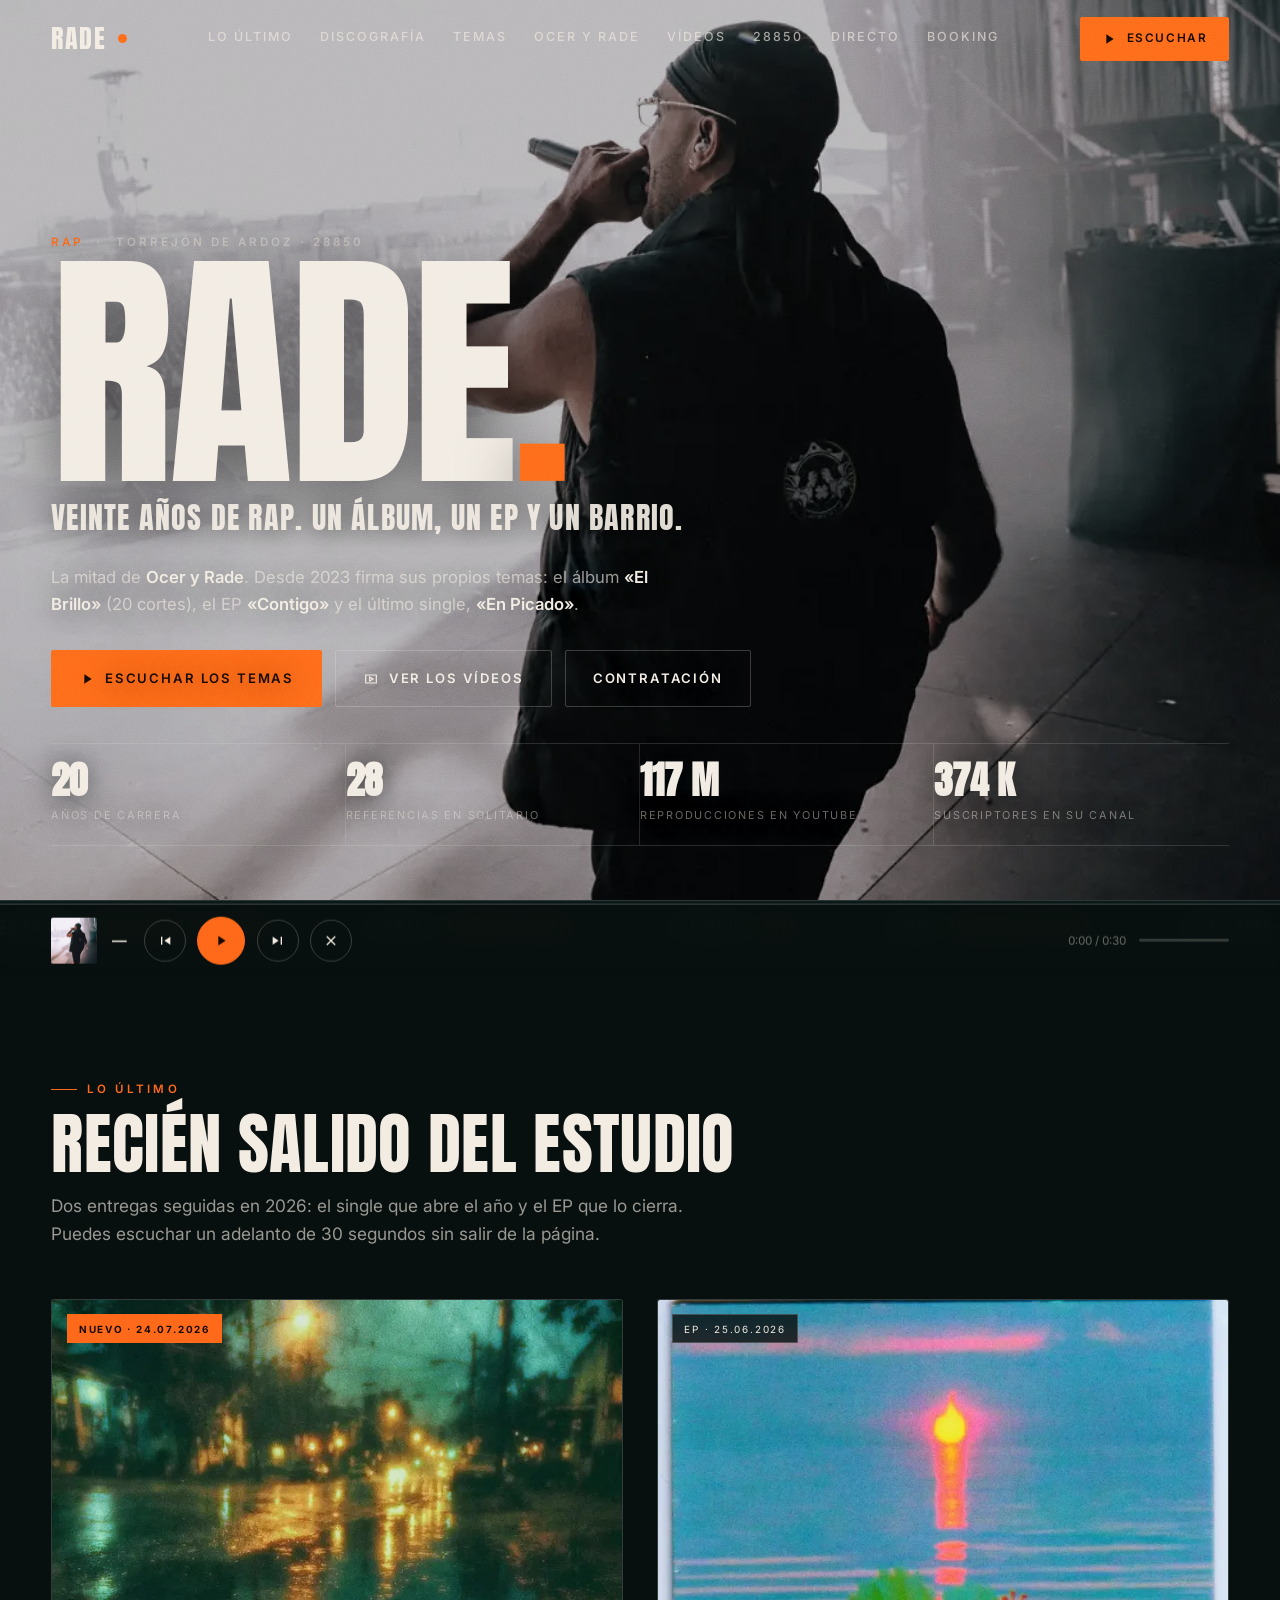
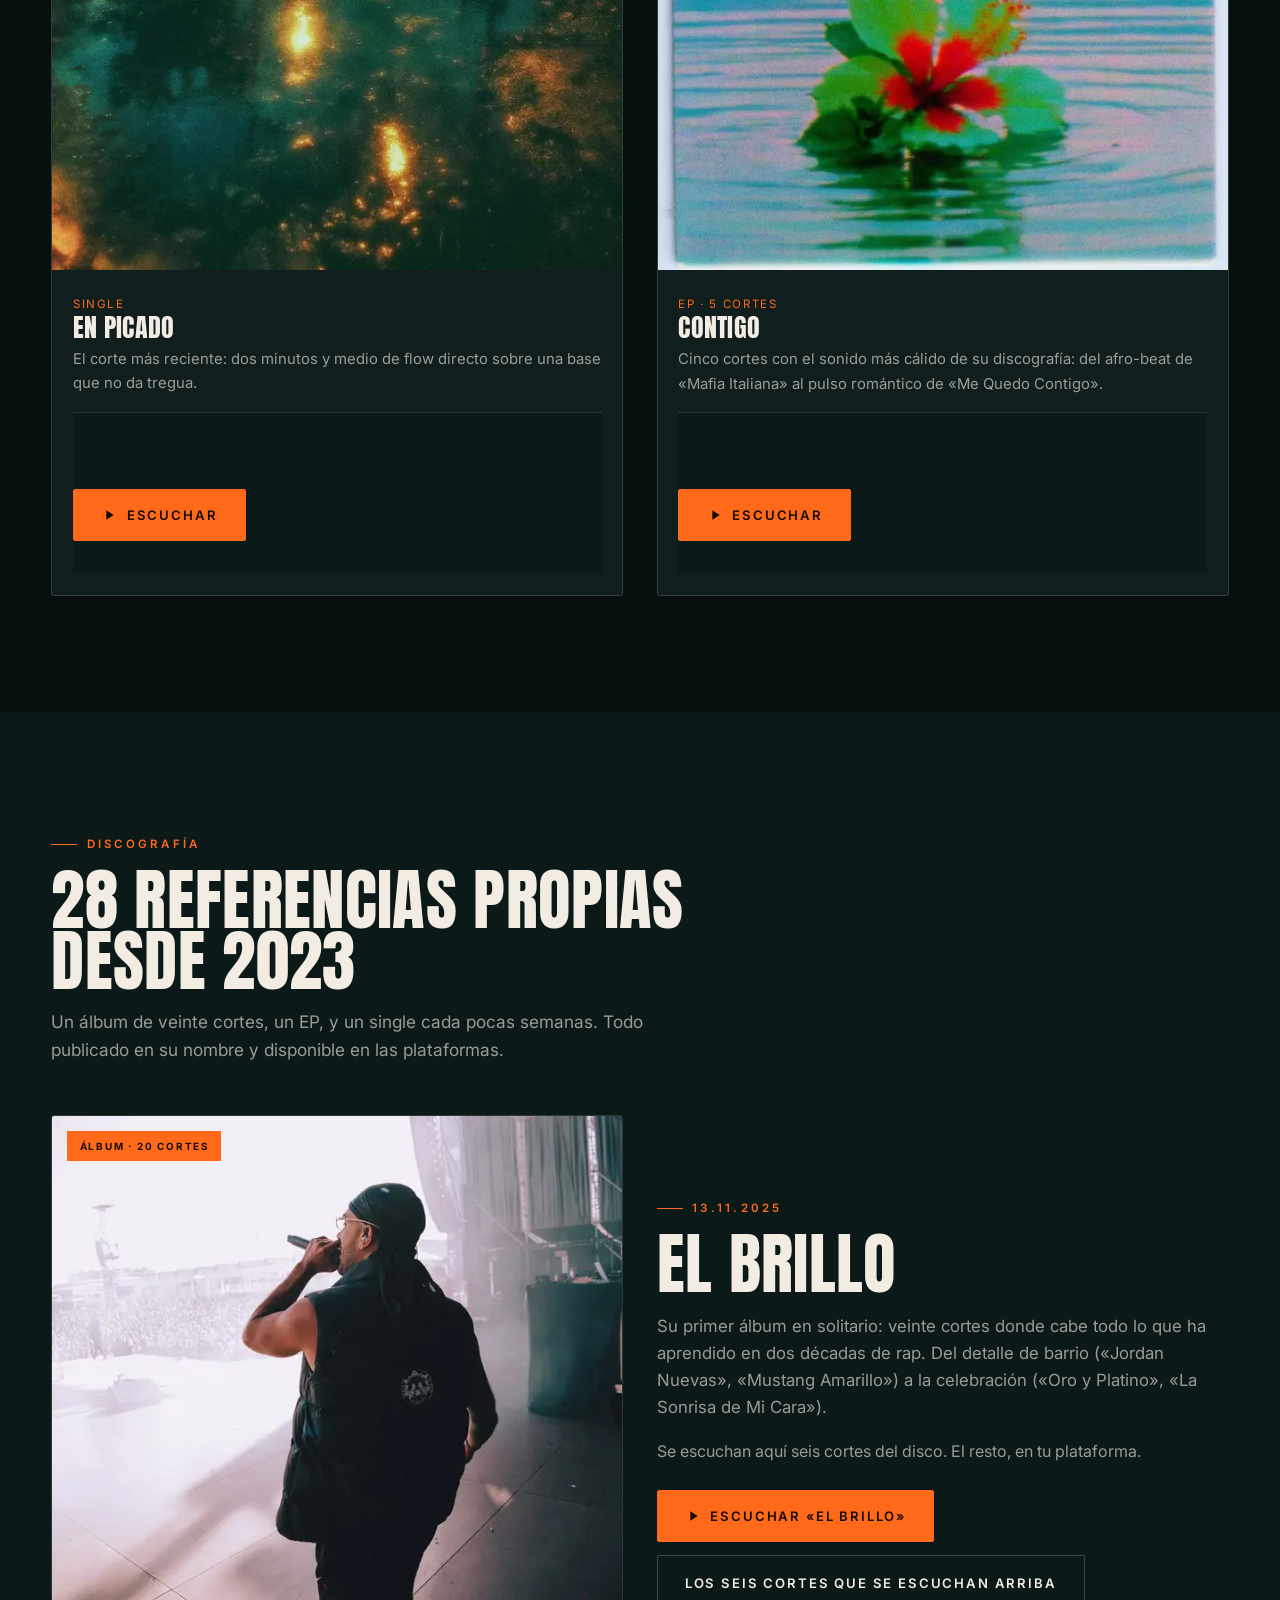
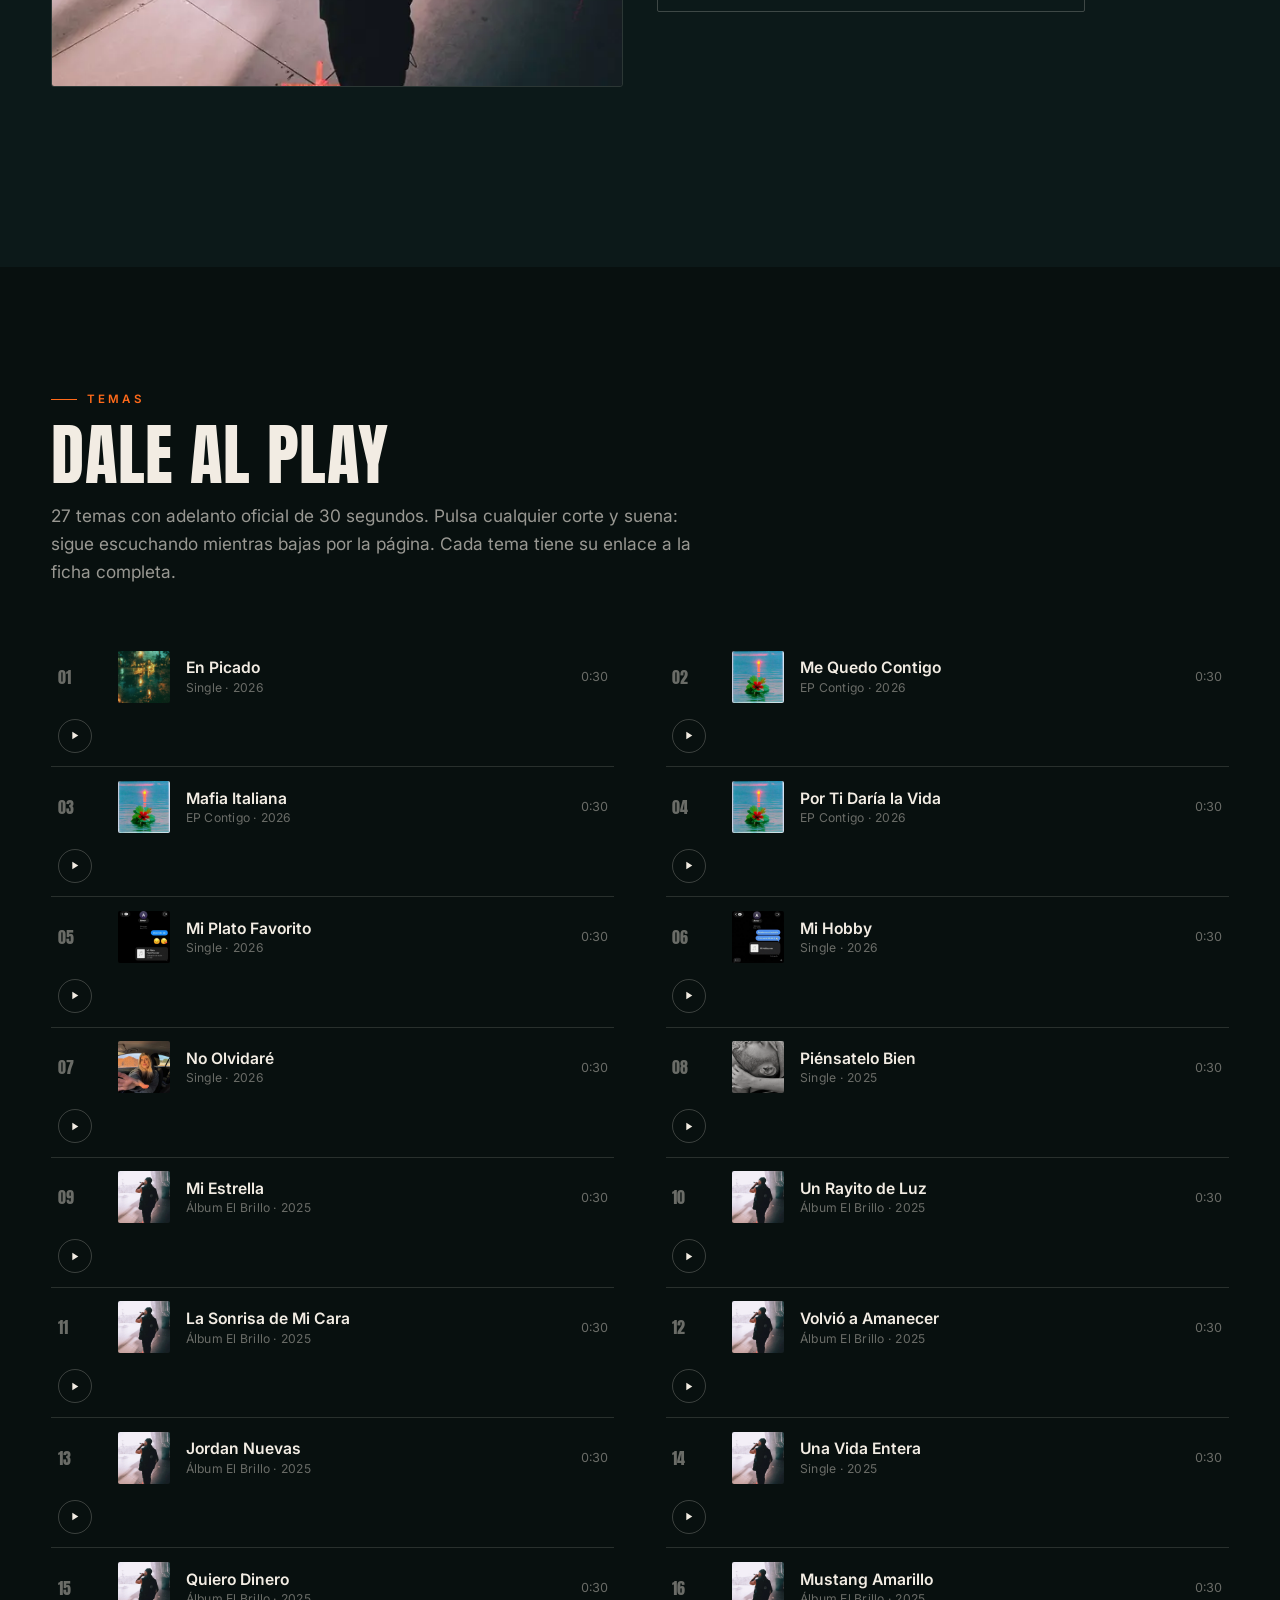
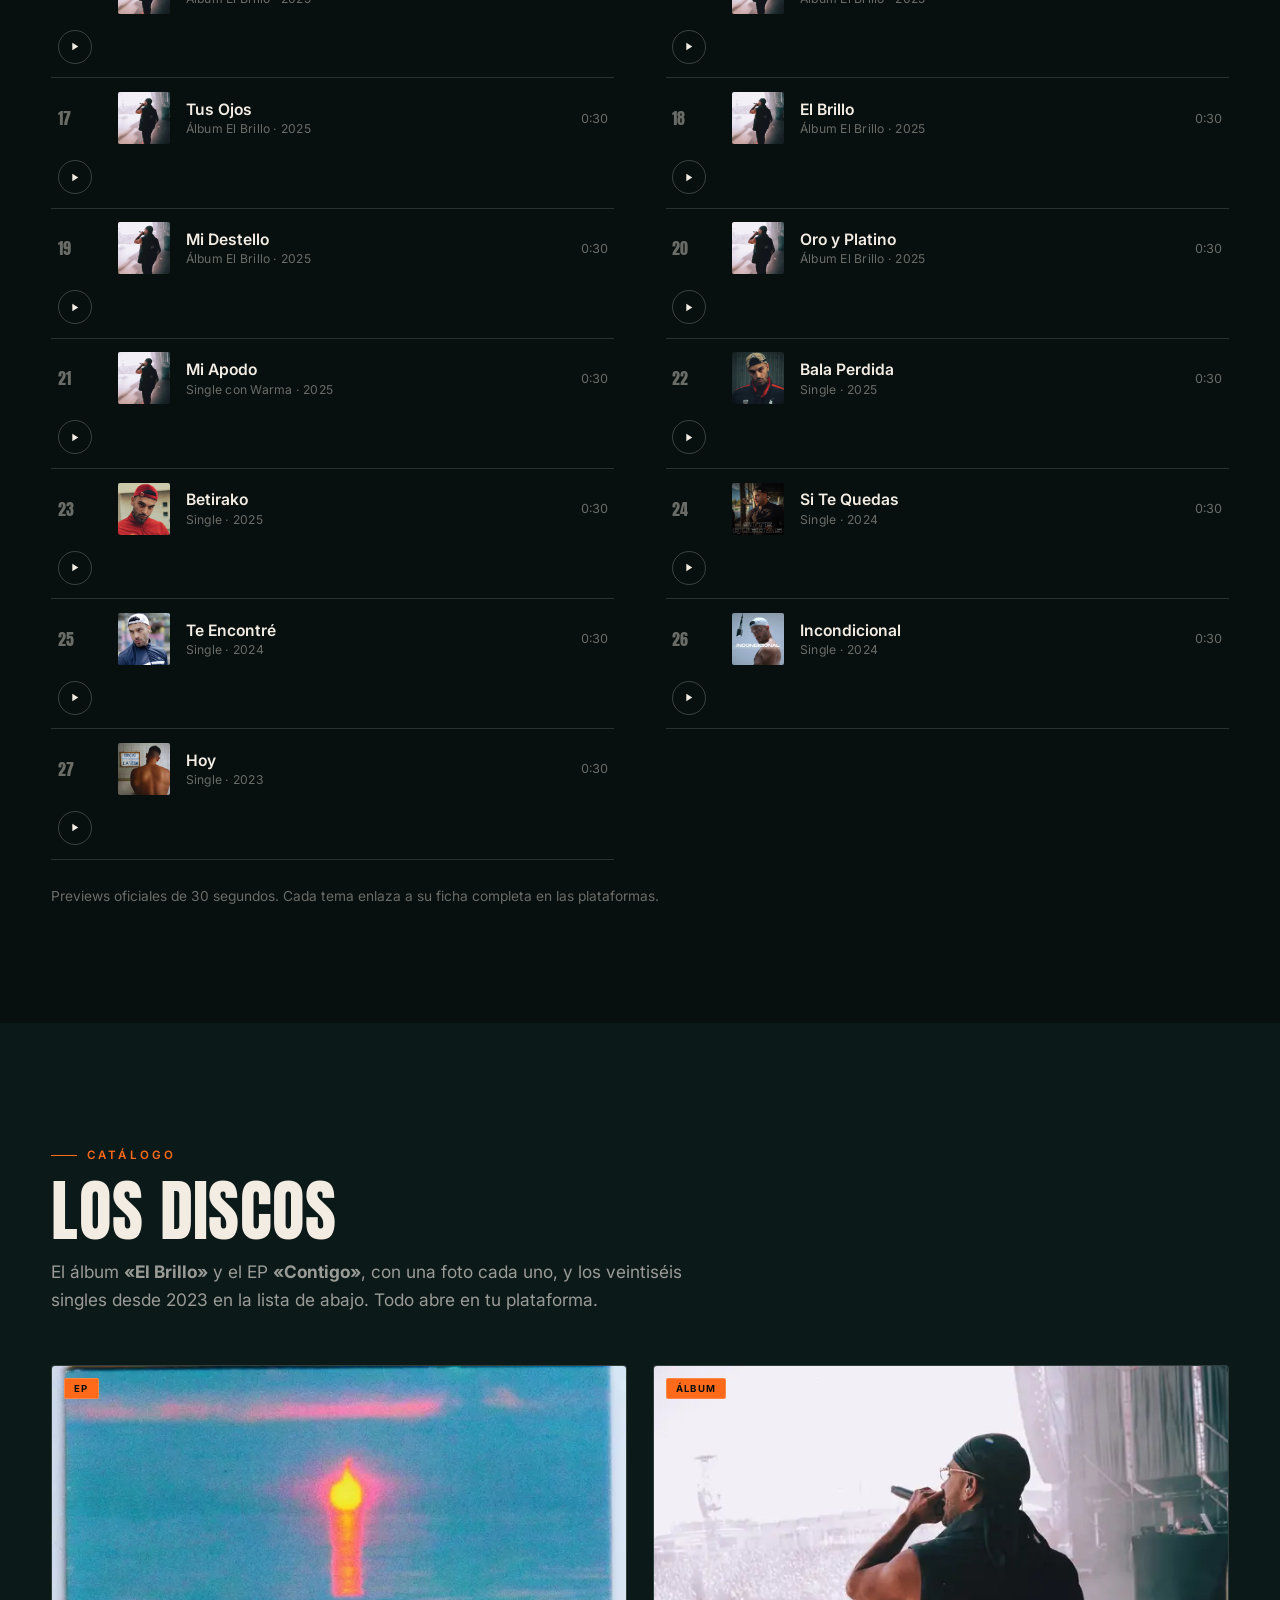
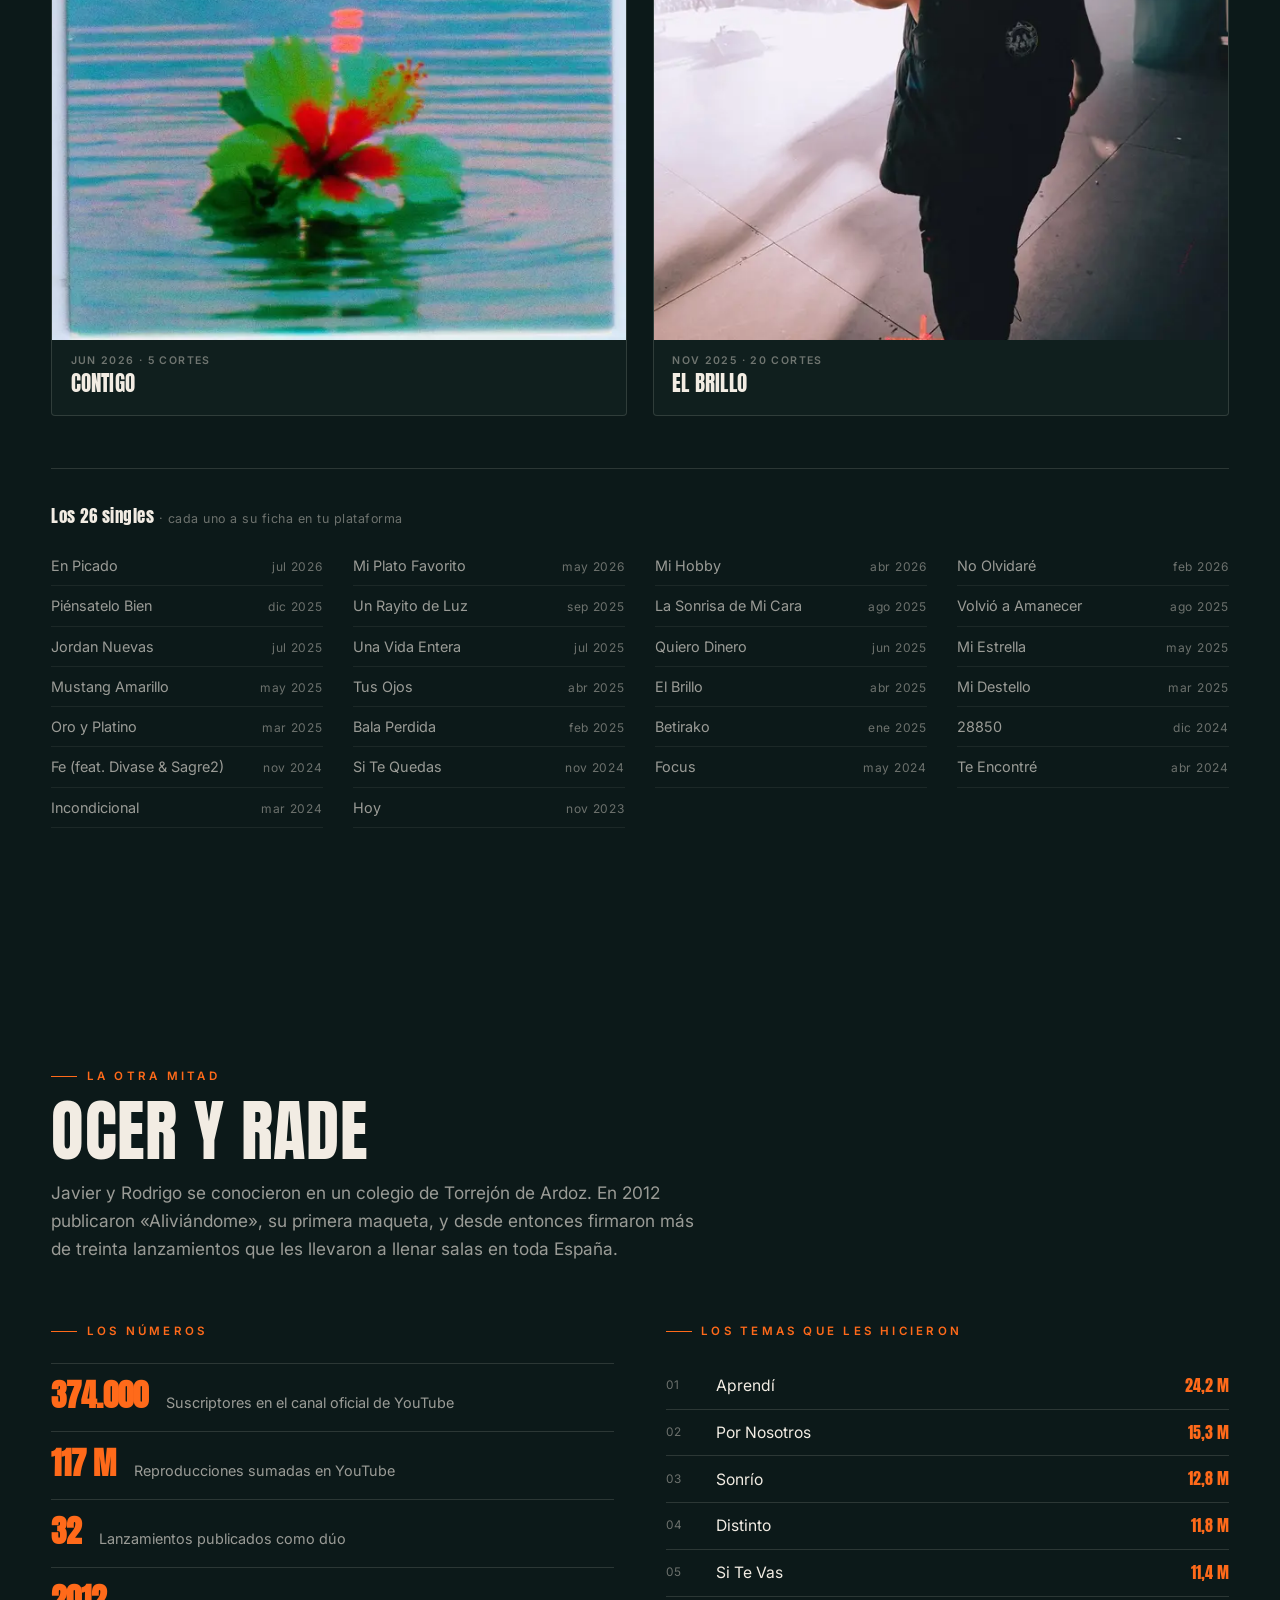
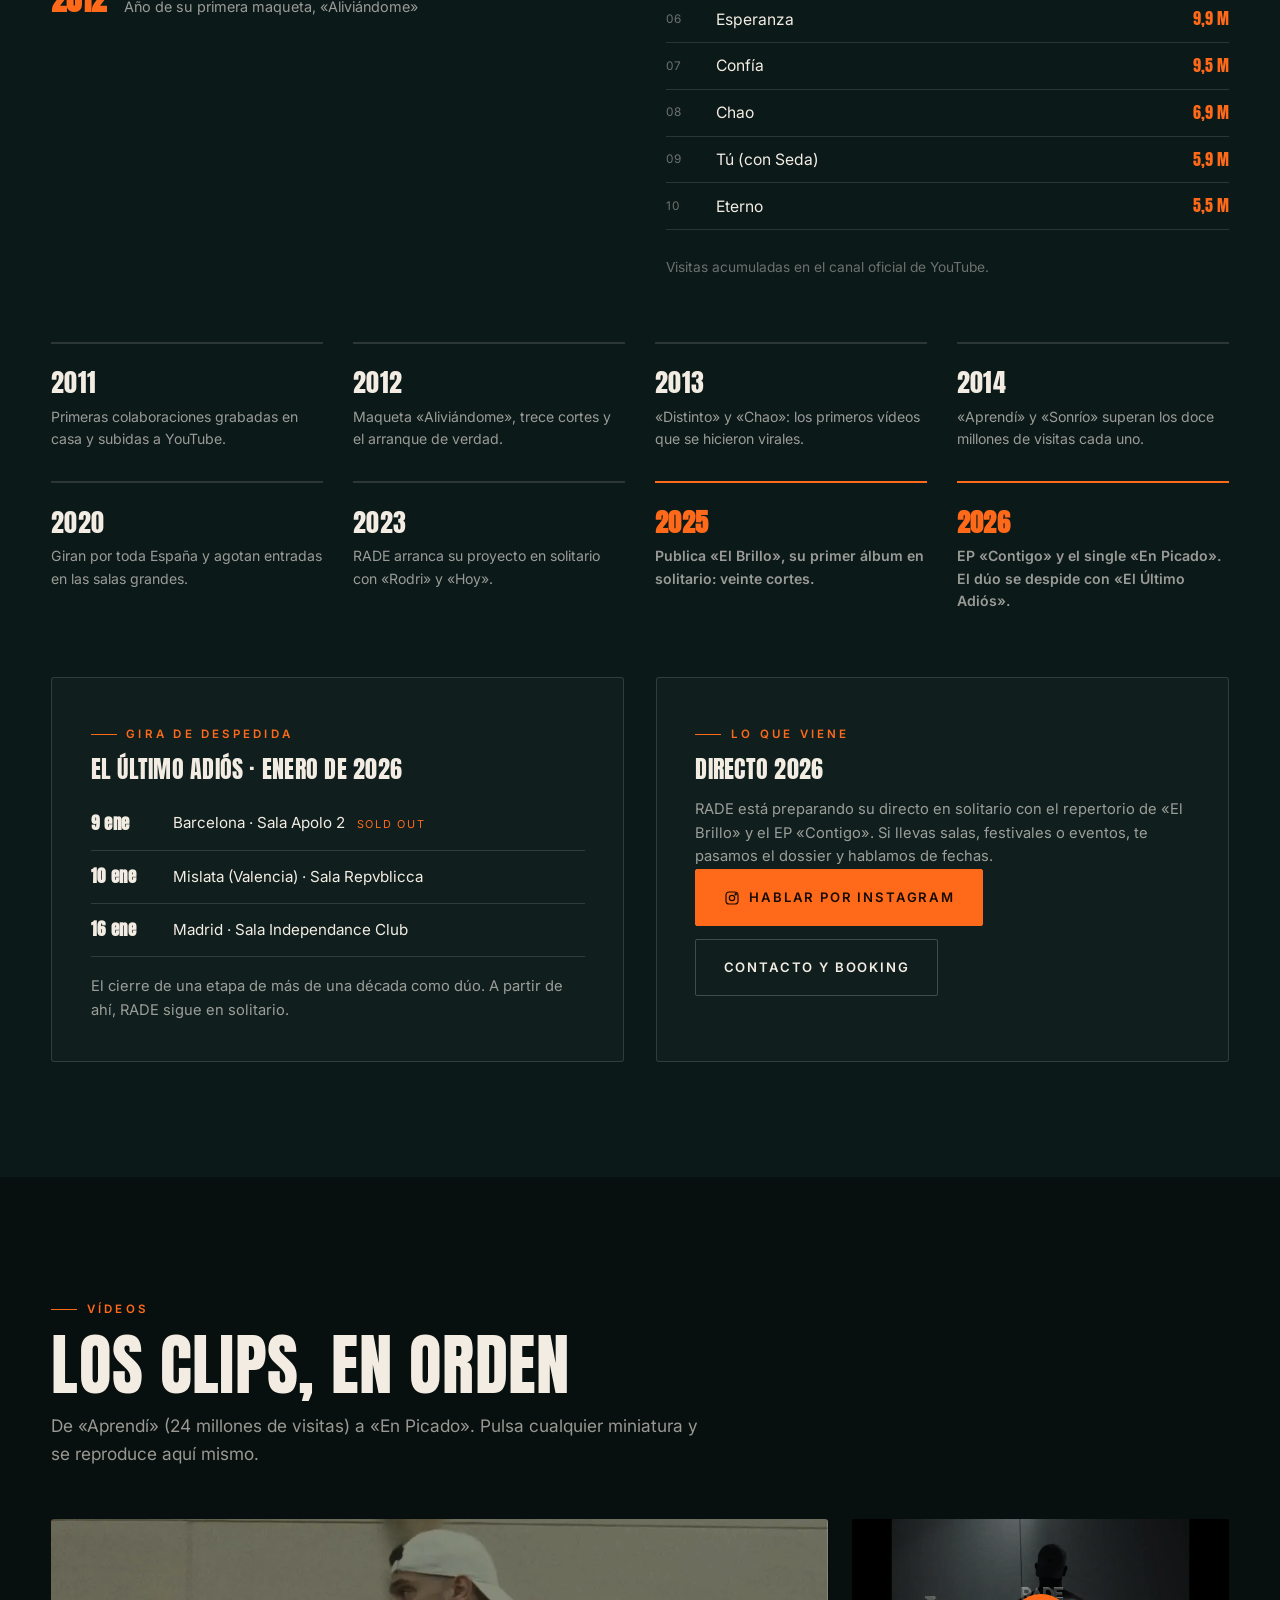
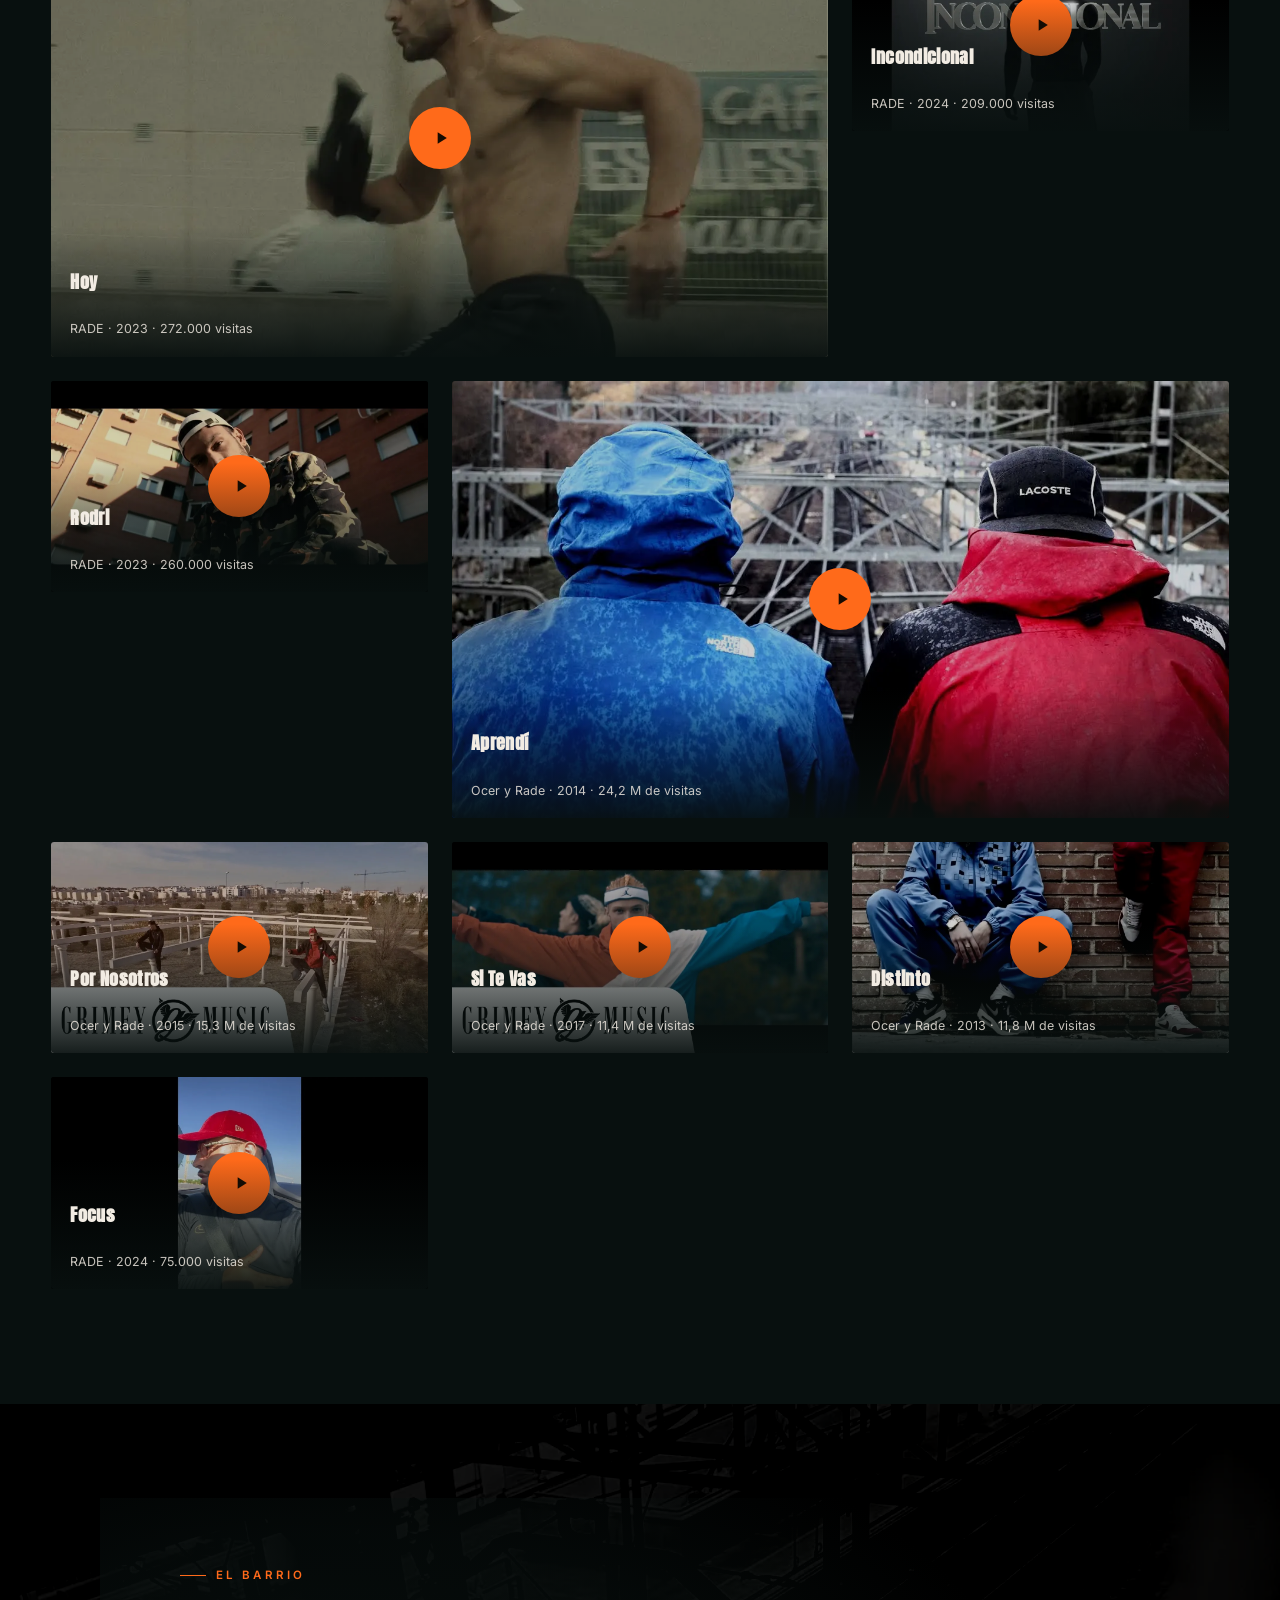
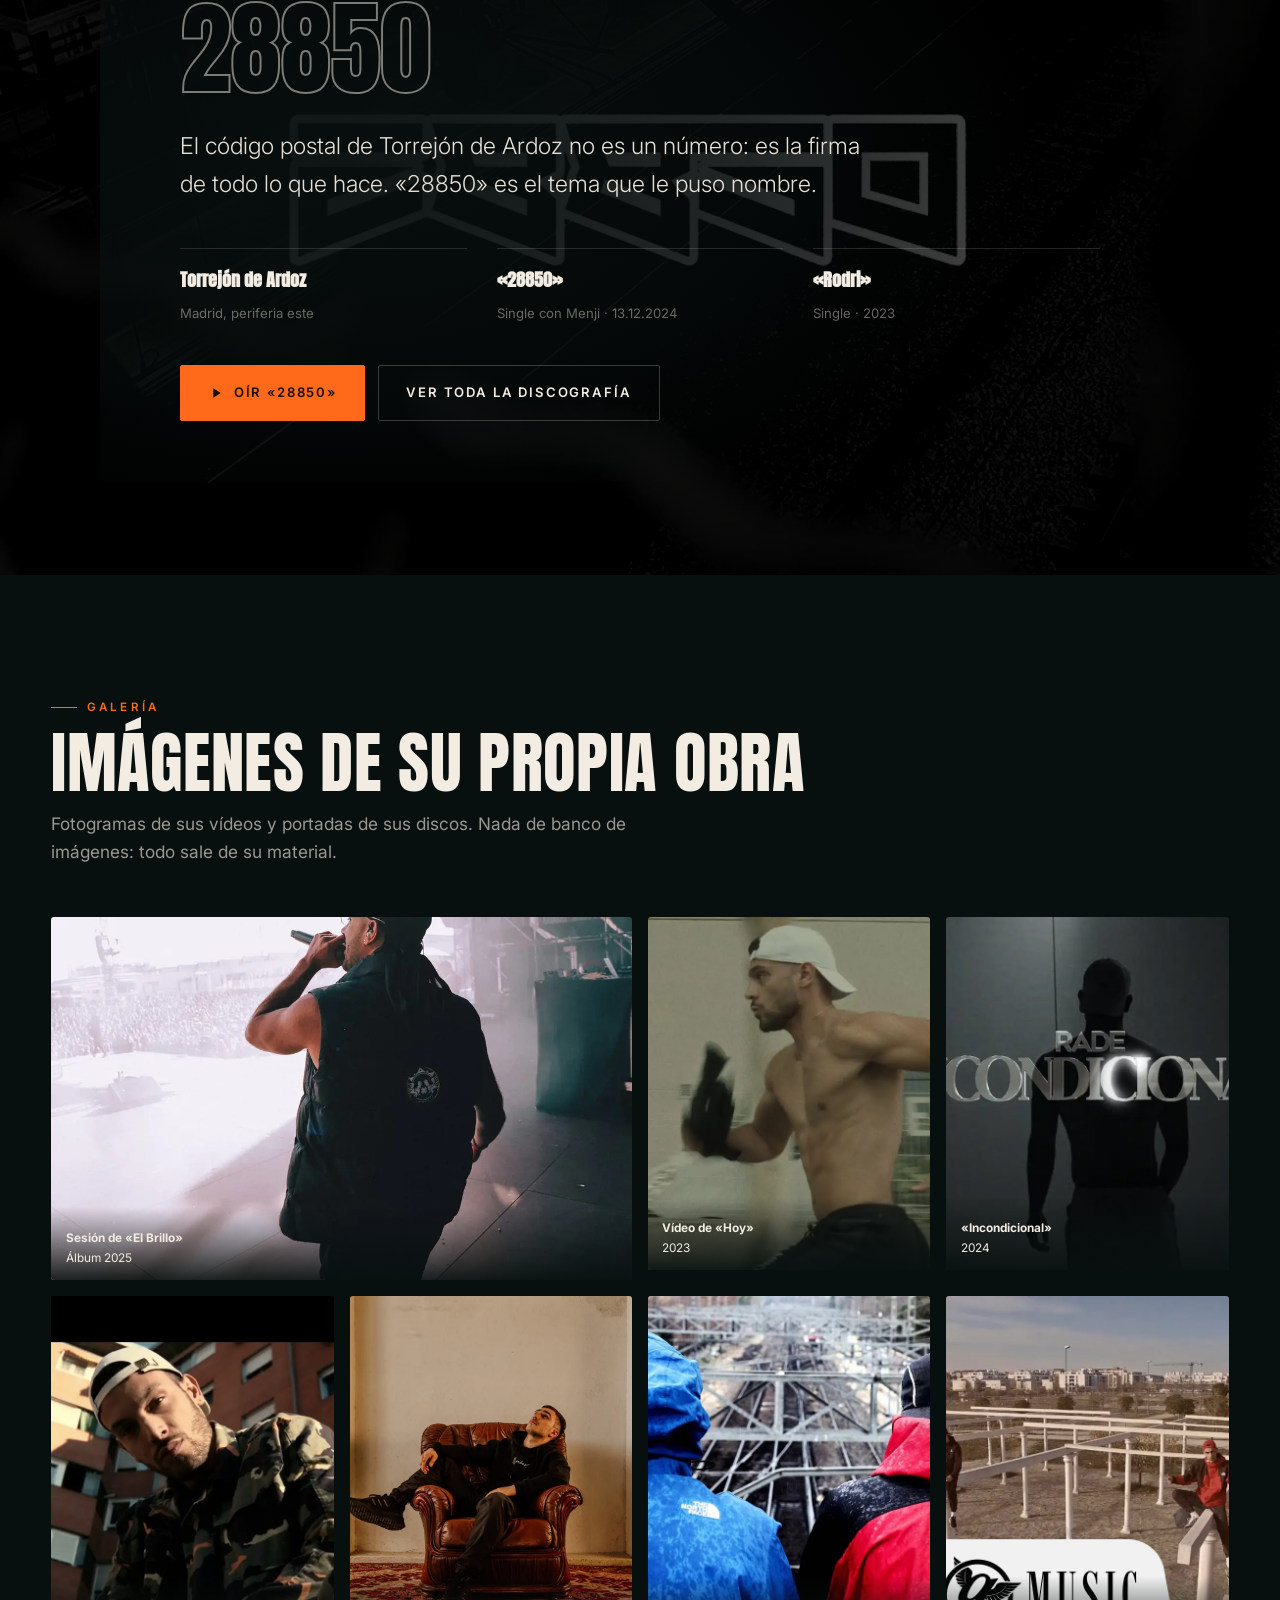
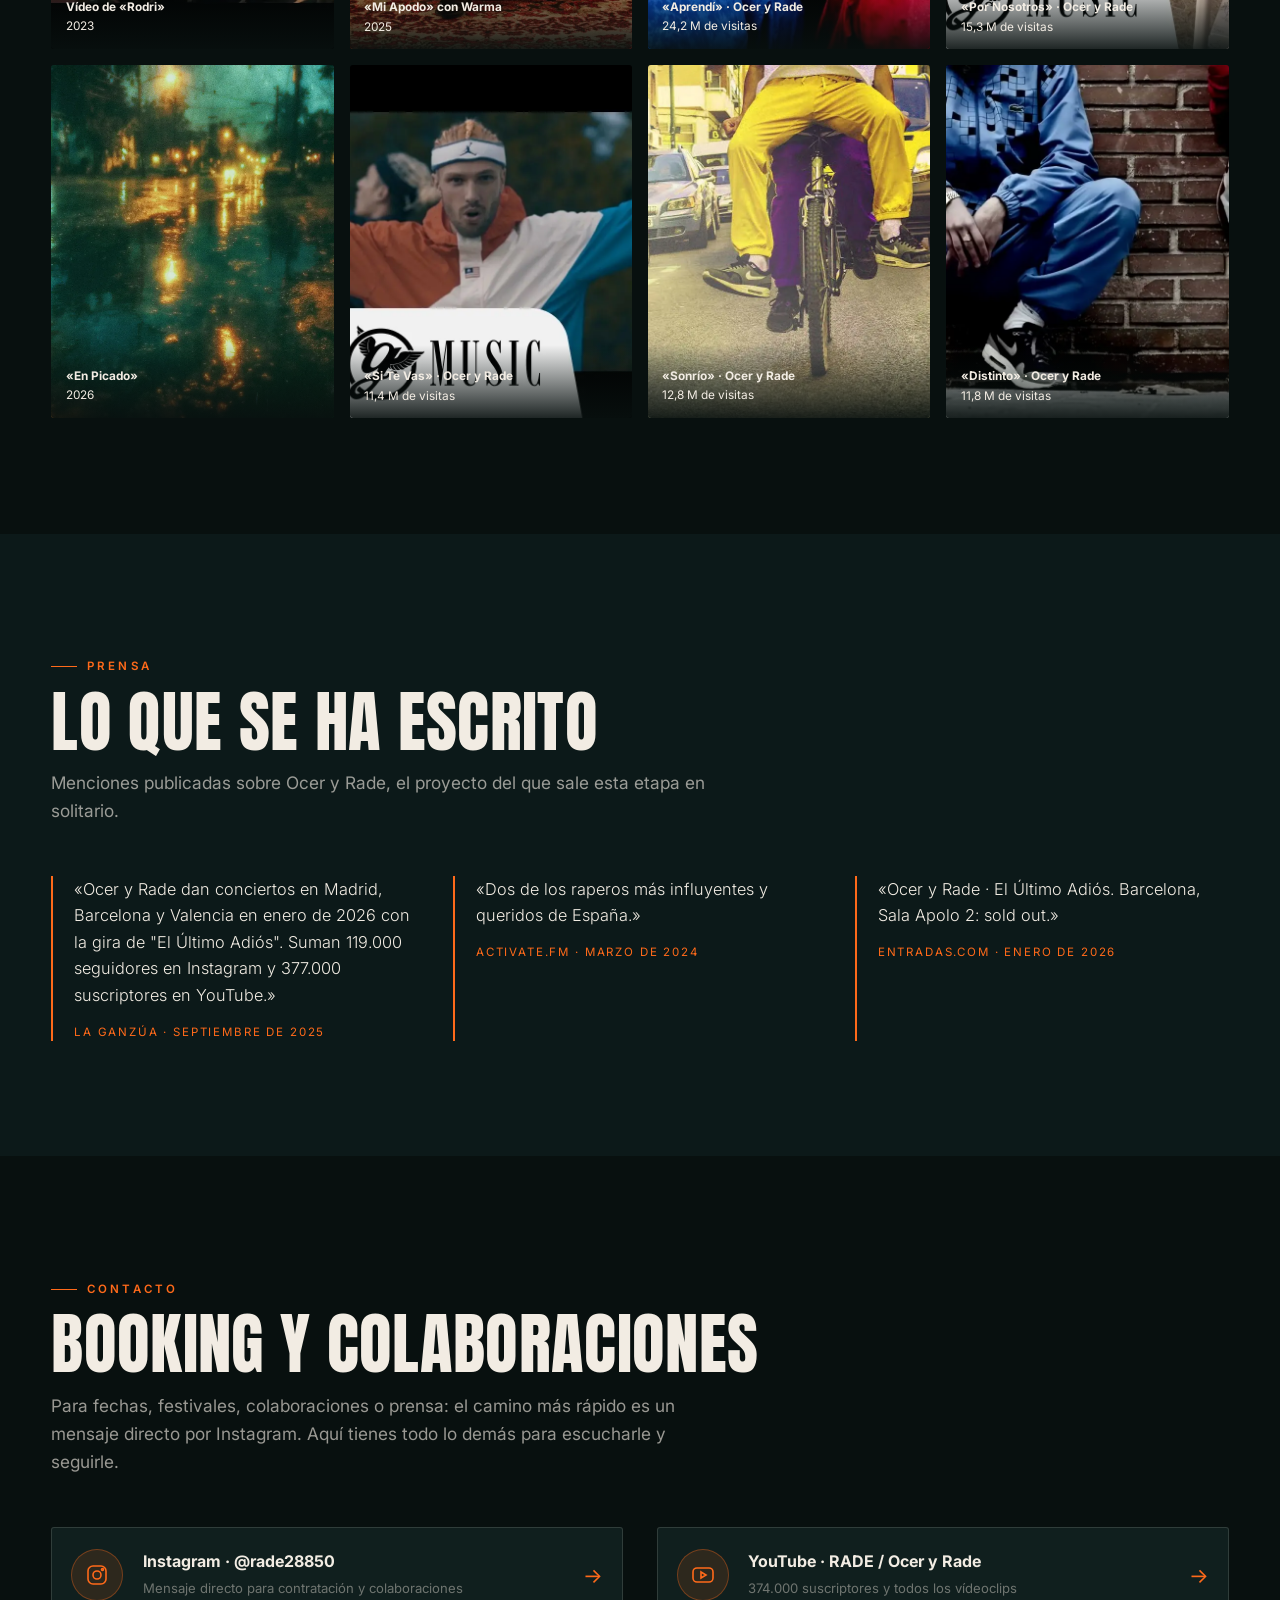
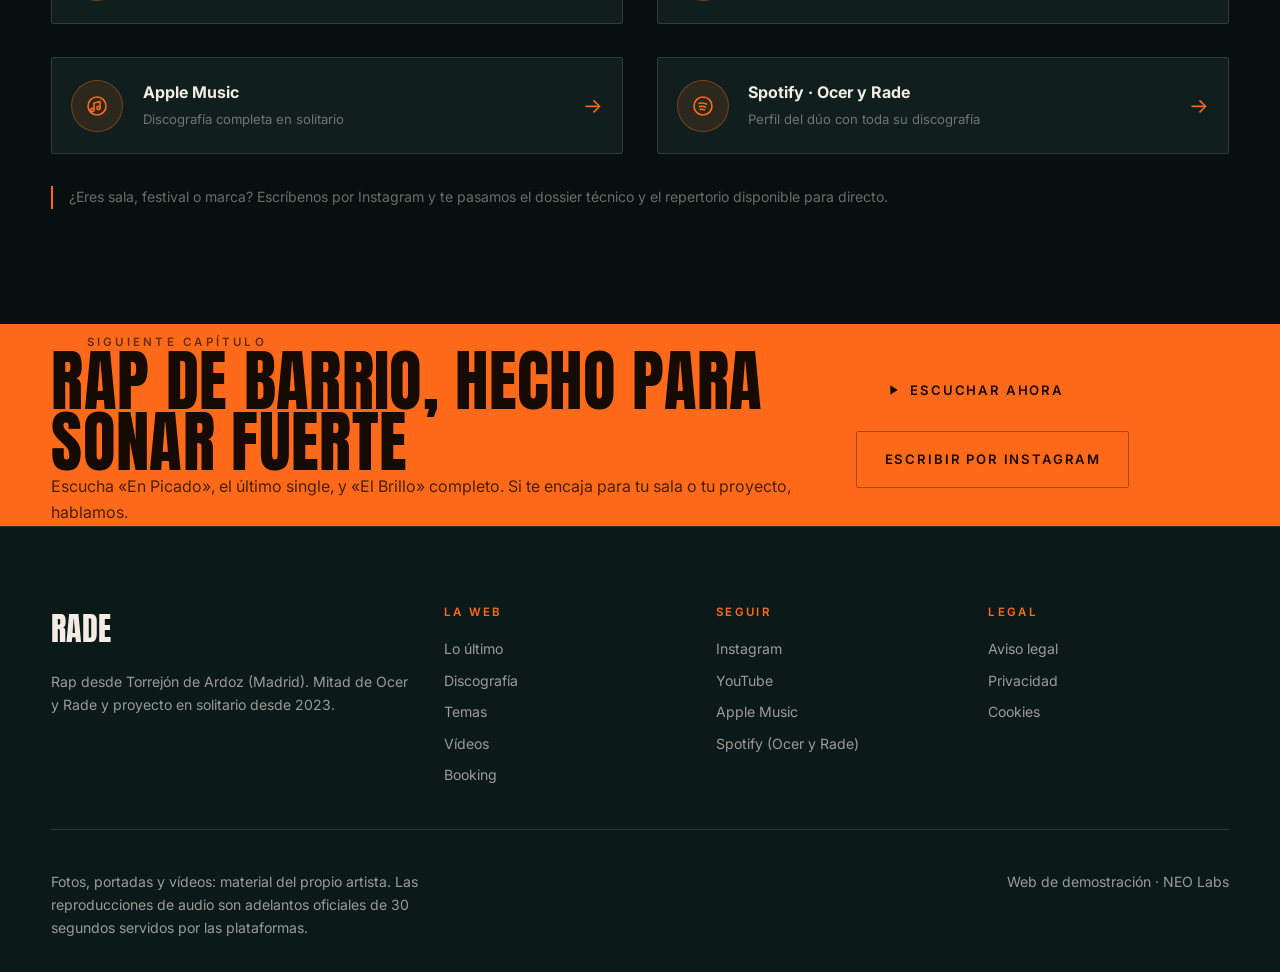
<file: index.html>
<!DOCTYPE html>
<html lang="es">
<head>
<meta charset="utf-8">
<meta name="viewport" content="width=device-width, initial-scale=1.0">
<meta name="theme-color" content="#08100F">
<title>RADE | Rap desde Torrejón de Ardoz</title>
<meta name="description" content="RADE: rapero de Torrejón de Ardoz (28850). La mitad de Ocer y Rade, ahora en solitario: álbum El Brillo, EP Contigo y nuevo single En Picado. Escucha, mira los vídeos y contacta para conciertos.">
<meta name="author" content="RADE">
<meta name="keywords" content="RADE, rapero, rap español, Ocer y Rade, Torrejón de Ardoz, 28850, El Brillo, Contigo EP, En Picado, hip hop Madrid">
<meta property="og:type" content="music.musician">
<meta property="og:title" content="RADE | Rap desde Torrejón de Ardoz">
<meta property="og:description" content="20 años de carrera, un álbum de 20 cortes y un EP nuevo. Escucha los temas y mira los vídeos.">
<meta property="og:image" content="https://neolabs-clientes.github.io/rade/og.jpg">
<meta property="og:image:width" content="1200">
<meta property="og:image:height" content="630">
<meta property="og:url" content="https://neolabs-clientes.github.io/rade/">
<meta name="twitter:card" content="summary_large_image">
<meta name="twitter:image" content="https://neolabs-clientes.github.io/rade/og.jpg">
<link rel="icon" href="assets/brand/favicon.svg" type="image/svg+xml">
<link rel="preconnect" href="https://fonts.googleapis.com">
<link rel="preconnect" href="https://fonts.gstatic.com" crossorigin>
<link href="https://fonts.googleapis.com/css2?family=Anton&family=Inter:wght@300;400;500;600;700&display=swap" rel="stylesheet">
<link rel="stylesheet" href="assets/estilo.css">
<link rel="stylesheet" href="assets/estilo2.css">
</head>
<body>


<!-- ============ CABECERA ============ -->
<header id="cab">
  <div class="wrap nav">
    <a class="marca" href="#top">
      <span class="logo">RADE</span><span class="punto"></span>
    </a>
    <nav class="menu">
      <a href="#nuevo">Lo último</a>
      <a href="#discografia">Discografía</a>
      <a href="#escuchar">Temas</a>
      <a href="#duo">Ocer y Rade</a>
      <a href="#videos">Vídeos</a>
      <a href="#barrio">28850</a>
      <a href="#directo">Directo</a>
      <a href="#contacto">Booking</a>
    </nav>
    <a class="btn btn-amber" href="#escuchar">
      <svg viewBox="0 0 24 24" fill="currentColor"><path d="M8 5v14l11-7z"/></svg>
      Escuchar
    </a>
    <button class="burger" id="burger" aria-label="Abrir menú">
      <span></span><span></span><span></span>
    </button>
  </div>
</header>

<div class="movil-menu" id="menu-movil">
  <button class="cerrar" id="cerrar" aria-label="Cerrar menú">&times;</button>
  <a href="#nuevo">Lo último</a>
  <a href="#discografia">Discografía</a>
  <a href="#escuchar">Temas</a>
  <a href="#duo">Ocer y Rade</a>
  <a href="#videos">Vídeos</a>
  <a href="#barrio">28850</a>
  <a href="#directo">Directo</a>
  <a href="#contacto">Booking</a>
</div>

<!-- ============ HERO ============ -->
<section class="hero" id="top">
  <div class="hero-bg">
    <img src="assets/fotos/el-brillo.webp" alt="RADE en la sesión de su álbum El Brillo" fetchpriority="high">
  </div>
  <div class="wrap hero-in">
    <div class="marca-top">
      <span class="tag">Rap</span>
      <span class="tag sep">·</span>
      <span class="tag sep">Torrejón de Ardoz · 28850</span>
    </div>
    <h1>RADE<span style="color:var(--amber)">.</span></h1>
    <p class="sub">Veinte años de rap. Un álbum, un EP y un barrio.</p>
    <p class="texto">La mitad de <span class="destacado">Ocer y Rade</span>. Desde 2023 firma sus propios temas:
      el álbum <span class="destacado">«El Brillo»</span> (20 cortes), el EP <span class="destacado">«Contigo»</span>
      y el último single, <span class="destacado">«En Picado»</span>.</p>
    <div class="btns">
      <a class="btn btn-amber" href="#escuchar">
        <svg viewBox="0 0 24 24" fill="currentColor"><path d="M8 5v14l11-7z"/></svg>
        Escuchar los temas
      </a>
      <a class="btn btn-linea" href="#videos">
        <svg viewBox="0 0 24 24" fill="none" stroke="currentColor" stroke-width="1.8"><path d="M4 6h16v12H4z"/><path d="M10 9l5 3-5 3z"/></svg>
        Ver los vídeos
      </a>
      <a class="btn btn-linea" href="#contacto">Contratación</a>
    </div>
    <div class="stats">
      <div><b>20</b><span>Años de carrera</span></div>
      <div><b>28</b><span>Referencias en solitario</span></div>
      <div><b>117 M</b><span>Reproducciones en YouTube</span></div>
      <div><b>374 K</b><span>Suscriptores en su canal</span></div>
    </div>
  </div>
</section>

<div class="ticker">
  <div class="ticker-in">
    <span>En Picado <em>· nuevo single 24.07.2026</em></span><span class="sep">/</span>
    <span>El Brillo <em>· álbum 20 cortes</em></span><span class="sep">/</span>
    <span>EP Contigo <em>· 2026</em></span><span class="sep">/</span>
    <span>28850 <em>· Torrejón de Ardoz</em></span><span class="sep">/</span>
    <span>Ocer y Rade <em>· 117 M de reproducciones</em></span><span class="sep">/</span>
    <span>En Picado <em>· nuevo single 24.07.2026</em></span><span class="sep">/</span>
    <span>El Brillo <em>· álbum 20 cortes</em></span><span class="sep">/</span>
    <span>EP Contigo <em>· 2026</em></span><span class="sep">/</span>
    <span>28850 <em>· Torrejón de Ardoz</em></span><span class="sep">/</span>
    <span>Ocer y Rade <em>· 117 M de reproducciones</em></span><span class="sep">/</span>
  </div>
</div>

<!-- ============ LO ÚLTIMO ============ -->
<section class="pad" id="nuevo">
  <div class="wrap">
    <div class="cabecera-sec rv">
      <span class="eyebrow">Lo último</span>
      <h2>Recién salido del estudio</h2>
      <p class="lead">Dos entregas seguidas en 2026: el single que abre el año y el EP que lo cierra. Puedes escuchar
        un adelanto de 30 segundos sin salir de la página.</p>
    </div>
    <div class="dos">
      <article class="tarjeta rv">
        <div class="arte">
          <span class="etiqueta nueva">Nuevo · 24.07.2026</span>
          <img src="assets/portadas/solo-en-picado-single.webp" alt="Portada del single En Picado" loading="lazy">
        </div>
        <div class="cuerpo">
          <span class="meta">Single</span>
          <h3>En Picado</h3>
          <p>El corte más reciente: dos minutos y medio de flow directo sobre una base que no da tregua.</p>
          <div class="pie">
            <button class="btn btn-amber js-play" data-src="assets/audio/en-picado.mp3" data-tema="En Picado"
              data-album="Single · 2026" data-portada="assets/portadas/solo-en-picado-single.webp">
              <svg viewBox="0 0 24 24" fill="currentColor"><path d="M8 5v14l11-7z"/></svg> Escuchar
            </button>
          </div>
        </div>
      </article>
      <article class="tarjeta rv">
        <div class="arte">
          <span class="etiqueta">EP · 25.06.2026</span>
          <img src="assets/portadas/solo-contigo-ep.webp" alt="Portada del EP Contigo" loading="lazy">
        </div>
        <div class="cuerpo">
          <span class="meta">EP · 5 cortes</span>
          <h3>Contigo</h3>
          <p>Cinco cortes con el sonido más cálido de su discografía: del afro-beat de «Mafia Italiana» al pulso
            romántico de «Me Quedo Contigo».</p>
          <div class="pie">
            <button class="btn btn-amber js-play" data-src="assets/audio/me-quedo-contigo.mp3" data-tema="Me Quedo Contigo"
              data-album="EP Contigo · 2026" data-portada="assets/portadas/solo-contigo-ep.webp">
              <svg viewBox="0 0 24 24" fill="currentColor"><path d="M8 5v14l11-7z"/></svg> Escuchar
            </button>
          </div>
        </div>
      </article>
    </div>
  </div>
</section>


<!-- ============ DISCOGRAFÍA ============ -->
<section class="pad oscuro" id="discografia">
  <div class="wrap">
    <div class="cabecera-sec rv">
      <span class="eyebrow">Discografía</span>
      <h2>28 referencias propias desde 2023</h2>
      <p class="lead">Un álbum de veinte cortes, un EP, y un single cada pocas semanas. Todo publicado en su nombre
        y disponible en las plataformas.</p>
    </div>

    <div class="dos rv" style="align-items:center;margin-bottom:clamp(38px,5vw,72px)">
      <div style="position:relative;border:1px solid var(--line);border-radius:3px;overflow:hidden">
        <span class="etiqueta nueva">Álbum · 20 cortes</span>
        <img src="assets/portadas/solo-el-brillo.webp" alt="Portada del álbum El Brillo de RADE" loading="lazy">
      </div>
      <div>
        <span class="eyebrow">13.11.2025</span>
        <h2 style="margin:1rem 0 1.1rem">El Brillo</h2>
        <p style="font-size:1.05rem;margin-bottom:1.1rem">Su primer álbum en solitario: veinte cortes donde cabe
          todo lo que ha aprendido en dos décadas de rap. Del detalle de barrio («Jordan Nuevas», «Mustang Amarillo»)
          a la celebración («Oro y Platino», «La Sonrisa de Mi Cara»).</p>
        <p style="margin-bottom:1.6rem">Se escuchan aquí seis cortes del disco. El resto, en tu plataforma.</p>
        <div class="btns">
          <button class="btn btn-amber js-play" data-src="assets/audio/el-brillo.mp3" data-tema="El Brillo"
            data-album="Álbum El Brillo · 2025" data-portada="assets/portadas/solo-el-brillo.webp">
            <svg viewBox="0 0 24 24" fill="currentColor"><path d="M8 5v14l11-7z"/></svg> Escuchar «El Brillo»
          </button>
          <a class="btn btn-linea" href="#temas">Los seis cortes que se escuchan arriba</a>
        </div>
      </div>
    </div>

  </div>
</section>

<!-- ============ TEMAS / REPRODUCTOR ============ -->
<section class="pad" id="escuchar">
  <div class="wrap">
    <div class="cabecera-sec rv">
      <span class="eyebrow">Temas</span>
      <h2>Dale al play</h2>
      <p class="lead">27 temas con adelanto oficial de 30 segundos. Pulsa cualquier corte y suena: sigue escuchando
        mientras bajas por la página. Cada tema tiene su enlace a la ficha completa.</p>
    </div>

<div class="repro-lista rv">
<button class="corte" data-src="assets/audio/en-picado.mp3" data-tema="En Picado" data-album="Single · 2026" data-portada="assets/portadas/solo-en-picado-single.webp">
  <span class="corte-n">01</span>
  <img src="assets/portadas/solo-en-picado-single.webp" alt="Portada de En Picado" loading="lazy">
  <span class="tc"><span class="corte-tema">En Picado</span><span class="corte-album">Single · 2026</span></span>
  <span class="corte-dur">0:30</span>
  <span class="corte-play"><svg viewBox="0 0 24 24"><path d="M8 5v14l11-7z"/></svg></span>
</button>
<button class="corte" data-src="assets/audio/me-quedo-contigo.mp3" data-tema="Me Quedo Contigo" data-album="EP Contigo · 2026" data-portada="assets/portadas/solo-contigo-ep.webp">
  <span class="corte-n">02</span>
  <img src="assets/portadas/solo-contigo-ep.webp" alt="Portada de Me Quedo Contigo" loading="lazy">
  <span class="tc"><span class="corte-tema">Me Quedo Contigo</span><span class="corte-album">EP Contigo · 2026</span></span>
  <span class="corte-dur">0:30</span>
  <span class="corte-play"><svg viewBox="0 0 24 24"><path d="M8 5v14l11-7z"/></svg></span>
</button>
<button class="corte" data-src="assets/audio/mafia-italiana.mp3" data-tema="Mafia Italiana" data-album="EP Contigo · 2026" data-portada="assets/portadas/solo-contigo-ep.webp">
  <span class="corte-n">03</span>
  <img src="assets/portadas/solo-contigo-ep.webp" alt="Portada de Mafia Italiana" loading="lazy">
  <span class="tc"><span class="corte-tema">Mafia Italiana</span><span class="corte-album">EP Contigo · 2026</span></span>
  <span class="corte-dur">0:30</span>
  <span class="corte-play"><svg viewBox="0 0 24 24"><path d="M8 5v14l11-7z"/></svg></span>
</button>
<button class="corte" data-src="assets/audio/por-ti-daria-la-vida.mp3" data-tema="Por Ti Daría la Vida" data-album="EP Contigo · 2026" data-portada="assets/portadas/solo-contigo-ep.webp">
  <span class="corte-n">04</span>
  <img src="assets/portadas/solo-contigo-ep.webp" alt="Portada de Por Ti Daría la Vida" loading="lazy">
  <span class="tc"><span class="corte-tema">Por Ti Daría la Vida</span><span class="corte-album">EP Contigo · 2026</span></span>
  <span class="corte-dur">0:30</span>
  <span class="corte-play"><svg viewBox="0 0 24 24"><path d="M8 5v14l11-7z"/></svg></span>
</button>
<button class="corte" data-src="assets/audio/mi-plato-favorito.mp3" data-tema="Mi Plato Favorito" data-album="Single · 2026" data-portada="assets/portadas/solo-mi-plato-favorito-single.webp">
  <span class="corte-n">05</span>
  <img src="assets/portadas/solo-mi-plato-favorito-single.webp" alt="Portada de Mi Plato Favorito" loading="lazy">
  <span class="tc"><span class="corte-tema">Mi Plato Favorito</span><span class="corte-album">Single · 2026</span></span>
  <span class="corte-dur">0:30</span>
  <span class="corte-play"><svg viewBox="0 0 24 24"><path d="M8 5v14l11-7z"/></svg></span>
</button>
<button class="corte" data-src="assets/audio/mi-hobby.mp3" data-tema="Mi Hobby" data-album="Single · 2026" data-portada="assets/portadas/solo-mi-hobby-single.webp">
  <span class="corte-n">06</span>
  <img src="assets/portadas/solo-mi-hobby-single.webp" alt="Portada de Mi Hobby" loading="lazy">
  <span class="tc"><span class="corte-tema">Mi Hobby</span><span class="corte-album">Single · 2026</span></span>
  <span class="corte-dur">0:30</span>
  <span class="corte-play"><svg viewBox="0 0 24 24"><path d="M8 5v14l11-7z"/></svg></span>
</button>
<button class="corte" data-src="assets/audio/no-olvidare.mp3" data-tema="No Olvidaré" data-album="Single · 2026" data-portada="assets/portadas/solo-no-olvidare-single.webp">
  <span class="corte-n">07</span>
  <img src="assets/portadas/solo-no-olvidare-single.webp" alt="Portada de No Olvidaré" loading="lazy">
  <span class="tc"><span class="corte-tema">No Olvidaré</span><span class="corte-album">Single · 2026</span></span>
  <span class="corte-dur">0:30</span>
  <span class="corte-play"><svg viewBox="0 0 24 24"><path d="M8 5v14l11-7z"/></svg></span>
</button>
<button class="corte" data-src="assets/audio/piensatelo-bien.mp3" data-tema="Piénsatelo Bien" data-album="Single · 2025" data-portada="assets/portadas/solo-piensatelo-bien-single.webp">
  <span class="corte-n">08</span>
  <img src="assets/portadas/solo-piensatelo-bien-single.webp" alt="Portada de Piénsatelo Bien" loading="lazy">
  <span class="tc"><span class="corte-tema">Piénsatelo Bien</span><span class="corte-album">Single · 2025</span></span>
  <span class="corte-dur">0:30</span>
  <span class="corte-play"><svg viewBox="0 0 24 24"><path d="M8 5v14l11-7z"/></svg></span>
</button>
<button class="corte" data-src="assets/audio/mi-estrella.mp3" data-tema="Mi Estrella" data-album="Álbum El Brillo · 2025" data-portada="assets/portadas/solo-mi-estrella-single.webp">
  <span class="corte-n">09</span>
  <img src="assets/portadas/solo-mi-estrella-single.webp" alt="Portada de Mi Estrella" loading="lazy">
  <span class="tc"><span class="corte-tema">Mi Estrella</span><span class="corte-album">Álbum El Brillo · 2025</span></span>
  <span class="corte-dur">0:30</span>
  <span class="corte-play"><svg viewBox="0 0 24 24"><path d="M8 5v14l11-7z"/></svg></span>
</button>
<button class="corte" data-src="assets/audio/un-rayito-de-luz.mp3" data-tema="Un Rayito de Luz" data-album="Álbum El Brillo · 2025" data-portada="assets/portadas/solo-un-rayito-de-luz-single.webp">
  <span class="corte-n">10</span>
  <img src="assets/portadas/solo-un-rayito-de-luz-single.webp" alt="Portada de Un Rayito de Luz" loading="lazy">
  <span class="tc"><span class="corte-tema">Un Rayito de Luz</span><span class="corte-album">Álbum El Brillo · 2025</span></span>
  <span class="corte-dur">0:30</span>
  <span class="corte-play"><svg viewBox="0 0 24 24"><path d="M8 5v14l11-7z"/></svg></span>
</button>
<button class="corte" data-src="assets/audio/la-sonrisa-de-mi-cara.mp3" data-tema="La Sonrisa de Mi Cara" data-album="Álbum El Brillo · 2025" data-portada="assets/portadas/solo-la-sonrisa-de-mi-cara-single.webp">
  <span class="corte-n">11</span>
  <img src="assets/portadas/solo-la-sonrisa-de-mi-cara-single.webp" alt="Portada de La Sonrisa de Mi Cara" loading="lazy">
  <span class="tc"><span class="corte-tema">La Sonrisa de Mi Cara</span><span class="corte-album">Álbum El Brillo · 2025</span></span>
  <span class="corte-dur">0:30</span>
  <span class="corte-play"><svg viewBox="0 0 24 24"><path d="M8 5v14l11-7z"/></svg></span>
</button>
<button class="corte" data-src="assets/audio/volvio-a-amanecer.mp3" data-tema="Volvió a Amanecer" data-album="Álbum El Brillo · 2025" data-portada="assets/portadas/solo-volvio-a-amanecer-single.webp">
  <span class="corte-n">12</span>
  <img src="assets/portadas/solo-volvio-a-amanecer-single.webp" alt="Portada de Volvió a Amanecer" loading="lazy">
  <span class="tc"><span class="corte-tema">Volvió a Amanecer</span><span class="corte-album">Álbum El Brillo · 2025</span></span>
  <span class="corte-dur">0:30</span>
  <span class="corte-play"><svg viewBox="0 0 24 24"><path d="M8 5v14l11-7z"/></svg></span>
</button>
<button class="corte" data-src="assets/audio/jordan-nuevas.mp3" data-tema="Jordan Nuevas" data-album="Álbum El Brillo · 2025" data-portada="assets/portadas/solo-jordan-nuevas-single.webp">
  <span class="corte-n">13</span>
  <img src="assets/portadas/solo-jordan-nuevas-single.webp" alt="Portada de Jordan Nuevas" loading="lazy">
  <span class="tc"><span class="corte-tema">Jordan Nuevas</span><span class="corte-album">Álbum El Brillo · 2025</span></span>
  <span class="corte-dur">0:30</span>
  <span class="corte-play"><svg viewBox="0 0 24 24"><path d="M8 5v14l11-7z"/></svg></span>
</button>
<button class="corte" data-src="assets/audio/una-vida-entera.mp3" data-tema="Una Vida Entera" data-album="Single · 2025" data-portada="assets/portadas/solo-una-vida-entera-single.webp">
  <span class="corte-n">14</span>
  <img src="assets/portadas/solo-una-vida-entera-single.webp" alt="Portada de Una Vida Entera" loading="lazy">
  <span class="tc"><span class="corte-tema">Una Vida Entera</span><span class="corte-album">Single · 2025</span></span>
  <span class="corte-dur">0:30</span>
  <span class="corte-play"><svg viewBox="0 0 24 24"><path d="M8 5v14l11-7z"/></svg></span>
</button>
<button class="corte" data-src="assets/audio/quiero-dinero.mp3" data-tema="Quiero Dinero" data-album="Álbum El Brillo · 2025" data-portada="assets/portadas/solo-quiero-dinero-single.webp">
  <span class="corte-n">15</span>
  <img src="assets/portadas/solo-quiero-dinero-single.webp" alt="Portada de Quiero Dinero" loading="lazy">
  <span class="tc"><span class="corte-tema">Quiero Dinero</span><span class="corte-album">Álbum El Brillo · 2025</span></span>
  <span class="corte-dur">0:30</span>
  <span class="corte-play"><svg viewBox="0 0 24 24"><path d="M8 5v14l11-7z"/></svg></span>
</button>
<button class="corte" data-src="assets/audio/mustang-amarillo.mp3" data-tema="Mustang Amarillo" data-album="Álbum El Brillo · 2025" data-portada="assets/portadas/solo-mustang-amarillo-single.webp">
  <span class="corte-n">16</span>
  <img src="assets/portadas/solo-mustang-amarillo-single.webp" alt="Portada de Mustang Amarillo" loading="lazy">
  <span class="tc"><span class="corte-tema">Mustang Amarillo</span><span class="corte-album">Álbum El Brillo · 2025</span></span>
  <span class="corte-dur">0:30</span>
  <span class="corte-play"><svg viewBox="0 0 24 24"><path d="M8 5v14l11-7z"/></svg></span>
</button>
<button class="corte" data-src="assets/audio/tus-ojos.mp3" data-tema="Tus Ojos" data-album="Álbum El Brillo · 2025" data-portada="assets/portadas/solo-tus-ojos-single.webp">
  <span class="corte-n">17</span>
  <img src="assets/portadas/solo-tus-ojos-single.webp" alt="Portada de Tus Ojos" loading="lazy">
  <span class="tc"><span class="corte-tema">Tus Ojos</span><span class="corte-album">Álbum El Brillo · 2025</span></span>
  <span class="corte-dur">0:30</span>
  <span class="corte-play"><svg viewBox="0 0 24 24"><path d="M8 5v14l11-7z"/></svg></span>
</button>
<button class="corte" data-src="assets/audio/el-brillo.mp3" data-tema="El Brillo" data-album="Álbum El Brillo · 2025" data-portada="assets/portadas/solo-el-brillo-single.webp">
  <span class="corte-n">18</span>
  <img src="assets/portadas/solo-el-brillo-single.webp" alt="Portada de El Brillo" loading="lazy">
  <span class="tc"><span class="corte-tema">El Brillo</span><span class="corte-album">Álbum El Brillo · 2025</span></span>
  <span class="corte-dur">0:30</span>
  <span class="corte-play"><svg viewBox="0 0 24 24"><path d="M8 5v14l11-7z"/></svg></span>
</button>
<button class="corte" data-src="assets/audio/mi-destello.mp3" data-tema="Mi Destello" data-album="Álbum El Brillo · 2025" data-portada="assets/portadas/solo-mi-destello-single.webp">
  <span class="corte-n">19</span>
  <img src="assets/portadas/solo-mi-destello-single.webp" alt="Portada de Mi Destello" loading="lazy">
  <span class="tc"><span class="corte-tema">Mi Destello</span><span class="corte-album">Álbum El Brillo · 2025</span></span>
  <span class="corte-dur">0:30</span>
  <span class="corte-play"><svg viewBox="0 0 24 24"><path d="M8 5v14l11-7z"/></svg></span>
</button>
<button class="corte" data-src="assets/audio/oro-y-platino.mp3" data-tema="Oro y Platino" data-album="Álbum El Brillo · 2025" data-portada="assets/portadas/solo-oro-y-platino-single.webp">
  <span class="corte-n">20</span>
  <img src="assets/portadas/solo-oro-y-platino-single.webp" alt="Portada de Oro y Platino" loading="lazy">
  <span class="tc"><span class="corte-tema">Oro y Platino</span><span class="corte-album">Álbum El Brillo · 2025</span></span>
  <span class="corte-dur">0:30</span>
  <span class="corte-play"><svg viewBox="0 0 24 24"><path d="M8 5v14l11-7z"/></svg></span>
</button>
<button class="corte" data-src="assets/audio/mi-apodo.mp3" data-tema="Mi Apodo" data-album="Single con Warma · 2025" data-portada="assets/portadas/solo-el-brillo.webp">
  <span class="corte-n">21</span>
  <img src="assets/portadas/solo-el-brillo.webp" alt="Portada de Mi Apodo" loading="lazy">
  <span class="tc"><span class="corte-tema">Mi Apodo</span><span class="corte-album">Single con Warma · 2025</span></span>
  <span class="corte-dur">0:30</span>
  <span class="corte-play"><svg viewBox="0 0 24 24"><path d="M8 5v14l11-7z"/></svg></span>
</button>
<button class="corte" data-src="assets/audio/bala-perdida.mp3" data-tema="Bala Perdida" data-album="Single · 2025" data-portada="assets/portadas/solo-bala-perdida-single.webp">
  <span class="corte-n">22</span>
  <img src="assets/portadas/solo-bala-perdida-single.webp" alt="Portada de Bala Perdida" loading="lazy">
  <span class="tc"><span class="corte-tema">Bala Perdida</span><span class="corte-album">Single · 2025</span></span>
  <span class="corte-dur">0:30</span>
  <span class="corte-play"><svg viewBox="0 0 24 24"><path d="M8 5v14l11-7z"/></svg></span>
</button>
<button class="corte" data-src="assets/audio/betirako.mp3" data-tema="Betirako" data-album="Single · 2025" data-portada="assets/portadas/solo-betirako-single.webp">
  <span class="corte-n">23</span>
  <img src="assets/portadas/solo-betirako-single.webp" alt="Portada de Betirako" loading="lazy">
  <span class="tc"><span class="corte-tema">Betirako</span><span class="corte-album">Single · 2025</span></span>
  <span class="corte-dur">0:30</span>
  <span class="corte-play"><svg viewBox="0 0 24 24"><path d="M8 5v14l11-7z"/></svg></span>
</button>
<button class="corte" data-src="assets/audio/si-te-quedas.mp3" data-tema="Si Te Quedas" data-album="Single · 2024" data-portada="assets/portadas/solo-si-te-quedas-single.webp">
  <span class="corte-n">24</span>
  <img src="assets/portadas/solo-si-te-quedas-single.webp" alt="Portada de Si Te Quedas" loading="lazy">
  <span class="tc"><span class="corte-tema">Si Te Quedas</span><span class="corte-album">Single · 2024</span></span>
  <span class="corte-dur">0:30</span>
  <span class="corte-play"><svg viewBox="0 0 24 24"><path d="M8 5v14l11-7z"/></svg></span>
</button>
<button class="corte" data-src="assets/audio/te-encontre.mp3" data-tema="Te Encontré" data-album="Single · 2024" data-portada="assets/portadas/solo-te-encontre-single.webp">
  <span class="corte-n">25</span>
  <img src="assets/portadas/solo-te-encontre-single.webp" alt="Portada de Te Encontré" loading="lazy">
  <span class="tc"><span class="corte-tema">Te Encontré</span><span class="corte-album">Single · 2024</span></span>
  <span class="corte-dur">0:30</span>
  <span class="corte-play"><svg viewBox="0 0 24 24"><path d="M8 5v14l11-7z"/></svg></span>
</button>
<button class="corte" data-src="assets/audio/incondicional.mp3" data-tema="Incondicional" data-album="Single · 2024" data-portada="assets/portadas/solo-incondicional-single.webp">
  <span class="corte-n">26</span>
  <img src="assets/portadas/solo-incondicional-single.webp" alt="Portada de Incondicional" loading="lazy">
  <span class="tc"><span class="corte-tema">Incondicional</span><span class="corte-album">Single · 2024</span></span>
  <span class="corte-dur">0:30</span>
  <span class="corte-play"><svg viewBox="0 0 24 24"><path d="M8 5v14l11-7z"/></svg></span>
</button>
<button class="corte" data-src="assets/audio/hoy.mp3" data-tema="Hoy" data-album="Single · 2023" data-portada="assets/portadas/solo-hoy-single.webp">
  <span class="corte-n">27</span>
  <img src="assets/portadas/solo-hoy-single.webp" alt="Portada de Hoy" loading="lazy">
  <span class="tc"><span class="corte-tema">Hoy</span><span class="corte-album">Single · 2023</span></span>
  <span class="corte-dur">0:30</span>
  <span class="corte-play"><svg viewBox="0 0 24 24"><path d="M8 5v14l11-7z"/></svg></span>
</button>
</div>
<p class="videos-pie">Previews oficiales de 30 segundos. Cada tema enlaza a su ficha completa en las plataformas.</p>

  </div>
</section>

<!-- ============ BARRA DE REPRODUCCIÓN FIJA ============ -->
<div class="barra-fija" id="barra">
  <div class="wrap barra-in">
    <div class="barra-info">
      <img id="b-portada" src="assets/portadas/solo-el-brillo.webp" alt="">
      <div style="min-width:0">
        <div class="t" id="b-tema">—</div>
        <div class="a" id="b-album"></div>
      </div>
    </div>
    <div class="barra-controles">
      <button class="barra-btn" id="b-prev" aria-label="Anterior">
        <svg viewBox="0 0 24 24"><path d="M6 6h2v12H6zM20 6v12l-9-6z"/></svg>
      </button>
      <button class="barra-btn principal" id="b-play" aria-label="Reproducir">
        <svg viewBox="0 0 24 24" id="b-icono"><path d="M8 5v14l11-7z"/></svg>
      </button>
      <button class="barra-btn" id="b-next" aria-label="Siguiente">
        <svg viewBox="0 0 24 24"><path d="M16 6h2v12h-2zM4 6v12l9-6z"/></svg>
      </button>
      <button class="barra-btn" id="b-cierra" aria-label="Cerrar reproductor">
        <svg viewBox="0 0 24 24"><path d="M6.4 5l12.6 12.6-1.4 1.4L5 6.4z"/><path d="M17.6 5L19 6.4 6.4 19 5 17.6z"/></svg>
      </button>
    </div>
    <div class="barra-progreso">
      <span class="tiempo" id="b-tiempo">0:00 / 0:30</span>
      <div class="progreso" id="b-progreso"><i></i></div>
    </div>
  </div>
</div>
<audio id="audio" preload="none"></audio>


<!-- ============ CATÁLOGO ============ -->
<section class="pad oscuro" id="catalogo">
  <div class="wrap">
    <div class="cabecera-sec rv">
      <span class="eyebrow">Catálogo</span>
      <h2>Los discos</h2>
      <p class="lead">El álbum <b>«El Brillo»</b> y el EP <b>«Contigo»</b>, con una foto cada uno,
        y los veintiséis singles desde 2023 en la lista de abajo. Todo abre en tu plataforma.</p>
    </div>

<div class="discos-grid rv">
<a class="disco rv">
  <div class="arte"><span class="etiqueta">EP</span><img src="assets/portadas/solo-contigo-ep.webp" alt="Portada de Contigo" loading="lazy"></div>
  <div class="cuerpo"><span class="meta">jun 2026 · 5 cortes</span>
  <h3>Contigo</h3></div>
</a>
<a class="disco rv">
  <div class="arte"><span class="etiqueta">Álbum</span><img src="assets/portadas/solo-el-brillo-single.webp" alt="Portada de El Brillo" loading="lazy"></div>
  <div class="cuerpo"><span class="meta">nov 2025 · 20 cortes</span>
  <h3>El Brillo</h3></div>
</a>
</div>
<div class="singles rv">
  <p class="singles-tit">Los 26 singles <span>· cada uno a su ficha en tu plataforma</span></p>
  <ul class="singles-lista">
<li><a>En Picado<span>jul 2026</span></a></li>
<li><a>Mi Plato Favorito<span>may 2026</span></a></li>
<li><a>Mi Hobby<span>abr 2026</span></a></li>
<li><a>No Olvidaré<span>feb 2026</span></a></li>
<li><a>Piénsatelo Bien<span>dic 2025</span></a></li>
<li><a>Un Rayito de Luz<span>sep 2025</span></a></li>
<li><a>La Sonrisa de Mi Cara<span>ago 2025</span></a></li>
<li><a>Volvió a Amanecer<span>ago 2025</span></a></li>
<li><a>Jordan Nuevas<span>jul 2025</span></a></li>
<li><a>Una Vida Entera<span>jul 2025</span></a></li>
<li><a>Quiero Dinero<span>jun 2025</span></a></li>
<li><a>Mi Estrella<span>may 2025</span></a></li>
<li><a>Mustang Amarillo<span>may 2025</span></a></li>
<li><a>Tus Ojos<span>abr 2025</span></a></li>
<li><a>El Brillo<span>abr 2025</span></a></li>
<li><a>Mi Destello<span>mar 2025</span></a></li>
<li><a>Oro y Platino<span>mar 2025</span></a></li>
<li><a>Bala Perdida<span>feb 2025</span></a></li>
<li><a>Betirako<span>ene 2025</span></a></li>
<li><a>28850<span>dic 2024</span></a></li>
<li><a>Fe (feat. Divase & Sagre2)<span>nov 2024</span></a></li>
<li><a>Si Te Quedas<span>nov 2024</span></a></li>
<li><a>Focus<span>may 2024</span></a></li>
<li><a>Te Encontré<span>abr 2024</span></a></li>
<li><a>Incondicional<span>mar 2024</span></a></li>
<li><a>Hoy<span>nov 2023</span></a></li>
  </ul>
</div>

  </div>
</section>


<!-- ============ OCER Y RADE ============ -->
<section class="pad oscuro" id="duo">
  <div class="wrap">
    <div class="cabecera-sec rv">
      <span class="eyebrow">La otra mitad</span>
      <h2>Ocer y Rade</h2>
      <p class="lead">Javier y Rodrigo se conocieron en un colegio de Torrejón de Ardoz. En 2012 publicaron
        «Aliviándome», su primera maqueta, y desde entonces firmaron más de treinta lanzamientos que les
        llevaron a llenar salas en toda España.</p>
    </div>
    <div class="duo-grid">
      <div class="rv">
        <span class="eyebrow">Los números</span>
        <ul class="cifras">
          <li><b>374.000</b><span>Suscriptores en el canal oficial de YouTube</span></li>
          <li><b>117 M</b><span>Reproducciones sumadas en YouTube</span></li>
          <li><b>32</b><span>Lanzamientos publicados como dúo</span></li>
          <li><b>2012</b><span>Año de su primera maqueta, «Aliviándome»</span></li>
        </ul>
      </div>
      <div class="rv">
        <span class="eyebrow">Los temas que les hicieron</span>
        <ol class="exitos">
          <li><span class="n">01</span><span class="t">Aprendí</span><span class="v">24,2 M</span></li>
          <li><span class="n">02</span><span class="t">Por Nosotros</span><span class="v">15,3 M</span></li>
          <li><span class="n">03</span><span class="t">Sonrío</span><span class="v">12,8 M</span></li>
          <li><span class="n">04</span><span class="t">Distinto</span><span class="v">11,8 M</span></li>
          <li><span class="n">05</span><span class="t">Si Te Vas</span><span class="v">11,4 M</span></li>
          <li><span class="n">06</span><span class="t">Esperanza</span><span class="v">9,9 M</span></li>
          <li><span class="n">07</span><span class="t">Confía</span><span class="v">9,5 M</span></li>
          <li><span class="n">08</span><span class="t">Chao</span><span class="v">6,9 M</span></li>
          <li><span class="n">09</span><span class="t">Tú (con Seda)</span><span class="v">5,9 M</span></li>
          <li><span class="n">10</span><span class="t">Eterno</span><span class="v">5,5 M</span></li>
        </ol>
        <p class="videos-pie">Visitas acumuladas en el canal oficial de YouTube.</p>
      </div>
    </div>

    <div class="linea-tiempo rv">
      <div class="hito"><span class="anio">2011</span><p>Primeras colaboraciones grabadas en casa y subidas a YouTube.</p></div>
      <div class="hito"><span class="anio">2012</span><p>Maqueta «Aliviándome», trece cortes y el arranque de verdad.</p></div>
      <div class="hito"><span class="anio">2013</span><p>«Distinto» y «Chao»: los primeros vídeos que se hicieron virales.</p></div>
      <div class="hito"><span class="anio">2014</span><p>«Aprendí» y «Sonrío» superan los doce millones de visitas cada uno.</p></div>
      <div class="hito"><span class="anio">2020</span><p>Giran por toda España y agotan entradas en las salas grandes.</p></div>
      <div class="hito"><span class="anio">2023</span><p>RADE arranca su proyecto en solitario con «Rodri» y «Hoy».</p></div>
      <div class="hito destacado"><span class="anio">2025</span><p>Publica «El Brillo», su primer álbum en solitario: veinte cortes.</p></div>
      <div class="hito destacado"><span class="anio">2026</span><p>EP «Contigo» y el single «En Picado». El dúo se despide con «El Último Adiós».</p></div>
    </div>

    <div class="cierre-dos rv">
      <div class="caja">
        <span class="eyebrow">Gira de despedida</span>
        <h3>El Último Adiós · enero de 2026</h3>
        <ul class="fechas">
          <li><b>9 ene</b><span>Barcelona · Sala Apolo 2 <em>Sold out</em></span></li>
          <li><b>10 ene</b><span>Mislata (Valencia) · Sala Repvblicca</span></li>
          <li><b>16 ene</b><span>Madrid · Sala Independance Club</span></li>
        </ul>
        <p>El cierre de una etapa de más de una década como dúo. A partir de ahí, RADE sigue en solitario.</p>
      </div>
      <div class="caja">
        <span class="eyebrow">Lo que viene</span>
        <h3>Directo 2026</h3>
        <p>RADE está preparando su directo en solitario con el repertorio de «El Brillo» y el EP «Contigo».
          Si llevas salas, festivales o eventos, te pasamos el dossier y hablamos de fechas.</p>
        <div class="btns">
          <a class="btn btn-amber" href="https://www.instagram.com/rade28850/" target="_blank" rel="noopener">
            <svg viewBox="0 0 24 24" fill="none" stroke="currentColor" stroke-width="1.8"><rect x="3" y="3" width="18" height="18" rx="5"/><circle cx="12" cy="12" r="4"/><circle cx="17.5" cy="6.5" r="1"/></svg>
            Hablar por Instagram
          </a>
          <a class="btn btn-linea" href="#contacto">Contacto y booking</a>
        </div>
      </div>
    </div>
  </div>
</section>

<!-- ============ VÍDEOS ============ -->
<section class="pad" id="videos">
  <div class="wrap">
    <div class="cabecera-sec rv">
      <span class="eyebrow">Vídeos</span>
      <h2>Los clips, en orden</h2>
      <p class="lead">De «Aprendí» (24 millones de visitas) a «En Picado». Pulsa cualquier miniatura y se
        reproduce aquí mismo.</p>
    </div>
    <div class="videos-grid" id="vid-grid">
      <figure class="vid ancha rv" data-video="t3X4i-Iclx4" data-titulo="HOY">
        <img src="assets/fotos/hoy.webp" alt="Vídeo de Hoy, de RADE" loading="lazy">
        <span class="play"><svg viewBox="0 0 24 24"><path d="M8 5v14l11-7z"/></svg></span>
        <figcaption><b>Hoy</b><br>RADE · 2023 · 272.000 visitas</figcaption>
      </figure>
      <figure class="vid rv" data-video="PlO2uA-samk" data-titulo="INCONDICIONAL">
        <img src="assets/fotos/incondicional.webp" alt="Vídeo de Incondicional, de RADE" loading="lazy">
        <span class="play"><svg viewBox="0 0 24 24"><path d="M8 5v14l11-7z"/></svg></span>
        <figcaption><b>Incondicional</b><br>RADE · 2024 · 209.000 visitas</figcaption>
      </figure>
      <figure class="vid rv" data-video="qAEr3xykaNM" data-titulo="Rodri">
        <img src="assets/fotos/rodri.webp" alt="Vídeo de Rodri, de RADE" loading="lazy">
        <span class="play"><svg viewBox="0 0 24 24"><path d="M8 5v14l11-7z"/></svg></span>
        <figcaption><b>Rodri</b><br>RADE · 2023 · 260.000 visitas</figcaption>
      </figure>
      <figure class="vid ancha rv" data-video="Doq9EdXdEgY" data-titulo="Aprendí">
        <img src="assets/fotos/duo-aprendi.webp" alt="Vídeo de Aprendí, de Ocer y Rade" loading="lazy">
        <span class="play"><svg viewBox="0 0 24 24"><path d="M8 5v14l11-7z"/></svg></span>
        <figcaption><b>Aprendí</b><br>Ocer y Rade · 2014 · 24,2 M de visitas</figcaption>
      </figure>
      <figure class="vid rv" data-video="6S0VSO6HwJk" data-titulo="Por Nosotros">
        <img src="assets/fotos/duo-por-nosotros.webp" alt="Vídeo de Por Nosotros, de Ocer y Rade" loading="lazy">
        <span class="play"><svg viewBox="0 0 24 24"><path d="M8 5v14l11-7z"/></svg></span>
        <figcaption><b>Por Nosotros</b><br>Ocer y Rade · 2015 · 15,3 M de visitas</figcaption>
      </figure>
      <figure class="vid rv" data-video="8cPRf17co4A" data-titulo="Si te vas">
        <img src="assets/fotos/duo-si-te-vas.webp" alt="Vídeo de Si Te Vas, de Ocer y Rade" loading="lazy">
        <span class="play"><svg viewBox="0 0 24 24"><path d="M8 5v14l11-7z"/></svg></span>
        <figcaption><b>Si Te Vas</b><br>Ocer y Rade · 2017 · 11,4 M de visitas</figcaption>
      </figure>
      <figure class="vid rv" data-video="nc-7kbbgZGM" data-titulo="Distinto">
        <img src="assets/fotos/duo-distinto.webp" alt="Vídeo de Distinto, de Ocer y Rade" loading="lazy">
        <span class="play"><svg viewBox="0 0 24 24"><path d="M8 5v14l11-7z"/></svg></span>
        <figcaption><b>Distinto</b><br>Ocer y Rade · 2013 · 11,8 M de visitas</figcaption>
      </figure>
      <figure class="vid rv" data-video="nMjD0y9ZFhY" data-titulo="FOCUS">
        <img src="assets/fotos/focus.webp" alt="Vídeo de Focus, de RADE" loading="lazy">
        <span class="play"><svg viewBox="0 0 24 24"><path d="M8 5v14l11-7z"/></svg></span>
        <figcaption><b>Focus</b><br>RADE · 2024 · 75.000 visitas</figcaption>
      </figure>
    </div>
  </div>
</section>

<!-- ============ 28850 ============ -->
<section class="barrio" id="barrio">
  <div class="barrio-bg">
    <img src="assets/fotos/28850.webp" alt="Vías de tren en Torrejón de Ardoz" loading="lazy">
  </div>
  <div class="wrap barrio-in">
    <span class="eyebrow">El barrio</span>
    <h2>28850</h2>
    <p class="grande">El código postal de Torrejón de Ardoz no es un número: es la firma de todo lo que
      hace. «28850» es el tema que le puso nombre.</p>
    <div class="barrio-datos">
      <div><b>Torrejón de Ardoz</b><span>Madrid, periferia este</span></div>
      <div><b>«28850»</b><span>Single con Menji · 13.12.2024</span></div>
      <div><b>«Rodri»</b><span>Single · 2023</span></div>
    </div>
    <div class="btns">
      <a class="btn btn-amber" href="https://www.youtube.com/watch?v=LN9XK8x50MM" target="_blank" rel="noopener">
        <svg viewBox="0 0 24 24" fill="currentColor"><path d="M8 5v14l11-7z"/></svg> Oír «28850»
      </a>
      <a class="btn btn-linea" href="#discografia">Ver toda la discografía</a>
    </div>
  </div>
</section>


<!-- ============ GALERÍA ============ -->
<section class="pad" id="galeria">
  <div class="wrap">
    <div class="cabecera-sec rv">
      <span class="eyebrow">Galería</span>
      <h2>Imágenes de su propia obra</h2>
      <p class="lead">Fotogramas de sus vídeos y portadas de sus discos. Nada de banco de imágenes:
        todo sale de su material.</p>
    </div>

<div class="galeria">
<figure class="ancho rv"><img src="assets/fotos/el-brillo.webp" alt="Sesión de «El Brillo»" loading="lazy"><figcaption><b>Sesión de «El Brillo»</b><br>Álbum 2025</figcaption></figure>
<figure class=" rv"><img src="assets/fotos/hoy.webp" alt="Vídeo de «Hoy»" loading="lazy"><figcaption><b>Vídeo de «Hoy»</b><br>2023</figcaption></figure>
<figure class=" rv"><img src="assets/fotos/incondicional.webp" alt="«Incondicional»" loading="lazy"><figcaption><b>«Incondicional»</b><br>2024</figcaption></figure>
<figure class=" rv"><img src="assets/fotos/rodri.webp" alt="Vídeo de «Rodri»" loading="lazy"><figcaption><b>Vídeo de «Rodri»</b><br>2023</figcaption></figure>
<figure class=" rv"><img src="assets/fotos/mi-apodo.webp" alt="«Mi Apodo» con Warma" loading="lazy"><figcaption><b>«Mi Apodo» con Warma</b><br>2025</figcaption></figure>
<figure class=" rv"><img src="assets/fotos/duo-aprendi.webp" alt="«Aprendí» · Ocer y Rade" loading="lazy"><figcaption><b>«Aprendí» · Ocer y Rade</b><br>24,2 M de visitas</figcaption></figure>
<figure class=" rv"><img src="assets/fotos/duo-por-nosotros.webp" alt="«Por Nosotros» · Ocer y Rade" loading="lazy"><figcaption><b>«Por Nosotros» · Ocer y Rade</b><br>15,3 M de visitas</figcaption></figure>
<figure class=" rv"><img src="assets/fotos/en-picado.webp" alt="«En Picado»" loading="lazy"><figcaption><b>«En Picado»</b><br>2026</figcaption></figure>
<figure class=" rv"><img src="assets/fotos/duo-si-te-vas.webp" alt="«Si Te Vas» · Ocer y Rade" loading="lazy"><figcaption><b>«Si Te Vas» · Ocer y Rade</b><br>11,4 M de visitas</figcaption></figure>
<figure class=" rv"><img src="assets/fotos/duo-sonrio.webp" alt="«Sonrío» · Ocer y Rade" loading="lazy"><figcaption><b>«Sonrío» · Ocer y Rade</b><br>12,8 M de visitas</figcaption></figure>
<figure class=" rv"><img src="assets/fotos/duo-distinto.webp" alt="«Distinto» · Ocer y Rade" loading="lazy"><figcaption><b>«Distinto» · Ocer y Rade</b><br>11,8 M de visitas</figcaption></figure>
</div>

  </div>
</section>

<!-- ============ PRENSA ============ -->
<section class="pad oscuro" id="prensa">
  <div class="wrap">
    <div class="cabecera-sec rv">
      <span class="eyebrow">Prensa</span>
      <h2>Lo que se ha escrito</h2>
      <p class="lead">Menciones publicadas sobre Ocer y Rade, el proyecto del que sale esta etapa en solitario.</p>
    </div>
    <div class="tres">
      <blockquote class="cita rv">
        <p>«Ocer y Rade dan conciertos en Madrid, Barcelona y Valencia en enero de 2026 con la gira de
          "El Último Adiós". Suman 119.000 seguidores en Instagram y 377.000 suscriptores en YouTube.»</p>
        <cite>La Ganzúa · septiembre de 2025</cite>
      </blockquote>
      <blockquote class="cita rv">
        <p>«Dos de los raperos más influyentes y queridos de España.»</p>
        <cite>Activate.fm · marzo de 2024</cite>
      </blockquote>
      <blockquote class="cita rv">
        <p>«Ocer y Rade · El Último Adiós. Barcelona, Sala Apolo 2: sold out.»</p>
        <cite>Entradas.com · enero de 2026</cite>
      </blockquote>
    </div>
  </div>
</section>

<!-- ============ CONTACTO / BOOKING ============ -->
<section class="pad" id="contacto">
  <div class="wrap">
    <div class="cabecera-sec rv">
      <span class="eyebrow">Contacto</span>
      <h2>Booking y colaboraciones</h2>
      <p class="lead">Para fechas, festivales, colaboraciones o prensa: el camino más rápido es un mensaje
        directo por Instagram. Aquí tienes todo lo demás para escucharle y seguirle.</p>
    </div>
    <div class="dos rv">
      <a class="enlace-grande" href="https://www.instagram.com/rade28850/" target="_blank" rel="noopener">
        <span class="ic">
          <svg viewBox="0 0 24 24" fill="none" stroke="currentColor" stroke-width="1.6"><rect x="3" y="3" width="18" height="18" rx="5"/><circle cx="12" cy="12" r="4"/><circle cx="17.5" cy="6.5" r="1"/></svg>
        </span>
        <span class="txt"><b>Instagram · @rade28850</b><span>Mensaje directo para contratación y colaboraciones</span></span>
        <span class="flecha">→</span>
      </a>
      <a class="enlace-grande" href="https://www.youtube.com/channel/UC6A9C0qX_isKju8SxDVIdxQ" target="_blank" rel="noopener">
        <span class="ic">
          <svg viewBox="0 0 24 24" fill="none" stroke="currentColor" stroke-width="1.6"><rect x="2" y="5" width="20" height="14" rx="4"/><path d="M10 9l5 3-5 3z"/></svg>
        </span>
        <span class="txt"><b>YouTube · RADE / Ocer y Rade</b><span>374.000 suscriptores y todos los vídeoclips</span></span>
        <span class="flecha">→</span>
      </a>
      <a class="enlace-grande" href="https://music.apple.com/es/artist/rade/1582916282" target="_blank" rel="noopener">
        <span class="ic">
          <svg viewBox="0 0 24 24" fill="none" stroke="currentColor" stroke-width="1.6"><circle cx="12" cy="12" r="9"/><path d="M9 16V9l6-1.5V14"/><circle cx="7.5" cy="16" r="1.6"/><circle cx="13.5" cy="14" r="1.6"/></svg>
        </span>
        <span class="txt"><b>Apple Music</b><span>Discografía completa en solitario</span></span>
        <span class="flecha">→</span>
      </a>
      <a class="enlace-grande" href="https://open.spotify.com/artist/0fgRCULXpG4okFdlpat4e3" target="_blank" rel="noopener">
        <span class="ic">
          <svg viewBox="0 0 24 24" fill="none" stroke="currentColor" stroke-width="1.6"><circle cx="12" cy="12" r="9"/><path d="M7.5 9.5c3-.8 6.2-.5 8.7 1M8 12.6c2.4-.6 5-.3 7 .9M8.6 15.4c1.8-.4 3.7-.2 5.4.7"/></svg>
        </span>
        <span class="txt"><b>Spotify · Ocer y Rade</b><span>Perfil del dúo con toda su discografía</span></span>
        <span class="flecha">→</span>
      </a>
    </div>
    <p class="nota-booking">¿Eres sala, festival o marca? Escríbenos por Instagram y te pasamos el dossier
      técnico y el repertorio disponible para directo.</p>
  </div>
</section>

<!-- ============ CIERRE ============ -->
<section class="cierre">
  <div class="wrap">
    <div class="cierre-in rv">
      <div>
        <span class="eyebrow">Siguiente capítulo</span>
        <h2>Rap de barrio, hecho para sonar fuerte</h2>
        <p>Escucha «En Picado», el último single, y «El Brillo» completo. Si te encaja para tu sala o tu
          proyecto, hablamos.</p>
      </div>
      <div class="btns">
        <a class="btn btn-amber" href="#escuchar">
          <svg viewBox="0 0 24 24" fill="currentColor"><path d="M8 5v14l11-7z"/></svg> Escuchar ahora
        </a>
        <a class="btn btn-linea" href="https://www.instagram.com/rade28850/" target="_blank" rel="noopener">Escribir por Instagram</a>
      </div>
    </div>
  </div>
</section>

<!-- ============ PIE ============ -->
<footer class="pie">
  <div class="wrap pie-in">
    <div>
      <span class="logo">RADE</span><span class="punto"></span>
      <p>Rap desde Torrejón de Ardoz (Madrid). Mitad de Ocer y Rade y proyecto en solitario desde 2023.</p>
    </div>
    <div>
      <h4>La web</h4>
      <ul>
        <li><a href="#nuevo">Lo último</a></li>
        <li><a href="#discografia">Discografía</a></li>
        <li><a href="#escuchar">Temas</a></li>
        <li><a href="#videos">Vídeos</a></li>
        <li><a href="#contacto">Booking</a></li>
      </ul>
    </div>
    <div>
      <h4>Seguir</h4>
      <ul>
        <li><a href="https://www.instagram.com/rade28850/" target="_blank" rel="noopener">Instagram</a></li>
        <li><a href="https://www.youtube.com/channel/UC6A9C0qX_isKju8SxDVIdxQ" target="_blank" rel="noopener">YouTube</a></li>
        <li><a href="https://music.apple.com/es/artist/rade/1582916282" target="_blank" rel="noopener">Apple Music</a></li>
        <li><a href="https://open.spotify.com/artist/0fgRCULXpG4okFdlpat4e3" target="_blank" rel="noopener">Spotify (Ocer y Rade)</a></li>
      </ul>
    </div>
    <div>
      <h4>Legal</h4>
      <ul>
        <li><a href="aviso-legal.html">Aviso legal</a></li>
        <li><a href="politica-privacidad.html">Privacidad</a></li>
        <li><a href="politica-cookies.html">Cookies</a></li>
      </ul>
    </div>
  </div>
  <div class="wrap pie-abajo">
    <p>Fotos, portadas y vídeos: material del propio artista. Las reproducciones de audio son adelantos
      oficiales de 30 segundos servidos por las plataformas.</p>
    <p>Web de demostración · NEO Labs</p>
  </div>
</footer>


<script type="application/ld+json">
{
  "@context": "https://schema.org",
  "@type": "MusicGroup",
  "name": "RADE",
  "genre": ["Hip hop", "Rap"],
  "url": "https://neolabs-clientes.github.io/rade/",
  "description": "RADE es un rapero de Torrejón de Ardoz (Madrid), mitad del dúo Ocer y Rade y con proyecto en solitario desde 2023: el álbum «El Brillo» (20 cortes), el EP «Contigo» y el single «En Picado».",
  "foundingLocation": {"@type": "Place", "name": "Torrejón de Ardoz, Madrid"},
  "album": [
    {"@type": "MusicAlbum", "name": "El Brillo", "datePublished": "2025-11-13", "numTracks": 20},
    {"@type": "MusicAlbum", "name": "Contigo", "datePublished": "2026-06-25", "numTracks": 5}
  ],
  "logo": "https://neolabs-clientes.github.io/rade/assets/brand/favicon.svg",
  "sameAs": [
    "https://www.instagram.com/rade28850/",
    "https://www.youtube.com/channel/UC6A9C0qX_isKju8SxDVIdxQ",
    "https://music.apple.com/es/artist/rade/1582916282",
    "https://open.spotify.com/artist/0fgRCULXpG4okFdlpat4e3"
  ]
}
</script>

<script>
(function () {
  'use strict';

  /* ---------- cabecera y menú ---------- */
  var cab = document.getElementById('cab');
  var menu = document.getElementById('menu-movil');
  function alScroll() { cab.classList.toggle('fijo', window.scrollY > 40); }
  window.addEventListener('scroll', alScroll, { passive: true }); alScroll();
  document.getElementById('burger').addEventListener('click', function () { menu.classList.add('abierto'); });
  document.getElementById('cerrar').addEventListener('click', function () { menu.classList.remove('abierto'); });
  Array.prototype.forEach.call(menu.querySelectorAll('a'), function (a) {
    a.addEventListener('click', function () { menu.classList.remove('abierto'); });
  });

  /* ---------- aparición al bajar ---------- */
  var objetivos = document.querySelectorAll('.rv');
  if ('IntersectionObserver' in window) {
    var obs = new IntersectionObserver(function (entradas) {
      entradas.forEach(function (e) {
        if (e.isIntersecting) { e.target.classList.add('visto'); obs.unobserve(e.target); }
      });
    }, { rootMargin: '0px 0px -8% 0px', threshold: 0.08 });
    Array.prototype.forEach.call(objetivos, function (o) { obs.observe(o); });
  } else {
    Array.prototype.forEach.call(objetivos, function (o) { o.classList.add('visto'); });
  }

  /* ---------- reproductor ---------- */
  var audio = document.getElementById('audio');
  var barra = document.getElementById('barra');
  var bTema = document.getElementById('b-tema');
  var bAlbum = document.getElementById('b-album');
  var bPort = document.getElementById('b-portada');
  var bIcono = document.getElementById('b-icono');
  var bTiempo = document.getElementById('b-tiempo');
  var prog = document.getElementById('b-progreso');
  var relleno = prog.querySelector('i');
  var cortes = Array.prototype.slice.call(document.querySelectorAll('.corte, .js-play'));
  var actual = -1;
  var ICO_PLAY = '<path d="M8 5v14l11-7z"/>';
  var ICO_PAUSA = '<path d="M6 5h4v14H6zM14 5h4v14h-4z"/>';

  function fmt(s) {
    s = Math.max(0, Math.floor(s || 0));
    return Math.floor(s / 60) + ':' + (s % 60 < 10 ? '0' : '') + (s % 60);
  }
  function pon(i, suena) {
    if (i < 0) { i = cortes.length - 1; }
    if (i >= cortes.length) { i = 0; }
    actual = i;
    var el = cortes[i];
    audio.src = el.dataset.src;
    bTema.textContent = el.dataset.tema;
    bAlbum.textContent = el.dataset.album || '';
    if (el.dataset.portada) { bPort.src = el.dataset.portada; }
    bPort.alt = el.dataset.tema;
    relleno.style.width = '0%';
    bTiempo.textContent = '0:00 / 0:30';
    barra.classList.add('visible');
    document.body.classList.add('con-reproductor');
    cortes.forEach(function (c, k) { c.classList.toggle('sonando', k === i); });
    if (suena !== false) { audio.play().catch(function () {}); }
  }
  function pausaTodo() {
    audio.pause();
    bIcono.innerHTML = ICO_PLAY;
  }
  cortes.forEach(function (c, i) {
    c.addEventListener('click', function () {
      if (i === actual && !audio.paused) { pausaTodo(); return; }
      pon(i, true);
    });
  });
  document.getElementById('b-play').addEventListener('click', function () {
    if (actual < 0) { pon(0, true); return; }
    if (audio.paused) { audio.play().catch(function () {}); } else { pausaTodo(); }
  });
  document.getElementById('b-next').addEventListener('click', function () { pon(actual + 1, true); });
  document.getElementById('b-prev').addEventListener('click', function () { pon(actual - 1, true); });
  document.getElementById('b-cierra').addEventListener('click', function () {
    pausaTodo(); barra.classList.remove('visible');
    document.body.classList.remove('con-reproductor');
    cortes.forEach(function (c) { c.classList.remove('sonando'); });
    actual = -1;
  });
  audio.addEventListener('play', function () { bIcono.innerHTML = ICO_PAUSA; });
  audio.addEventListener('pause', function () { bIcono.innerHTML = ICO_PLAY; });
  audio.addEventListener('timeupdate', function () {
    var d = audio.duration || 30;
    relleno.style.width = Math.min(100, (audio.currentTime / d) * 100) + '%';
    bTiempo.textContent = fmt(audio.currentTime) + ' / ' + fmt(d);
  });
  audio.addEventListener('ended', function () { pon(actual + 1, true); });
  prog.addEventListener('click', function (e) {
    var caja = prog.getBoundingClientRect();
    var p = (e.clientX - caja.left) / caja.width;
    var d = audio.duration || 30;
    if (actual >= 0) { audio.currentTime = Math.max(0, Math.min(d, p * d)); }
  });

  /* ---------- vídeos de YouTube bajo demanda ---------- */
  Array.prototype.forEach.call(document.querySelectorAll('.vid'), function (f) {
    f.addEventListener('click', function () {
      if (f.classList.contains('cargado')) { return; }
      var ifr = document.createElement('iframe');
      ifr.src = 'https://www.youtube.com/embed/' + f.dataset.video + '?autoplay=1&rel=0';
      ifr.title = f.dataset.titulo || 'Vídeo';
      ifr.allow = 'accelerometer; autoplay; clipboard-write; encrypted-media; gyroscope; picture-in-picture';
      ifr.setAttribute('allowfullscreen', '');
      f.classList.add('cargado');
      f.appendChild(ifr);
    });
  });
})();
</script>
</body>
</html>
</file>
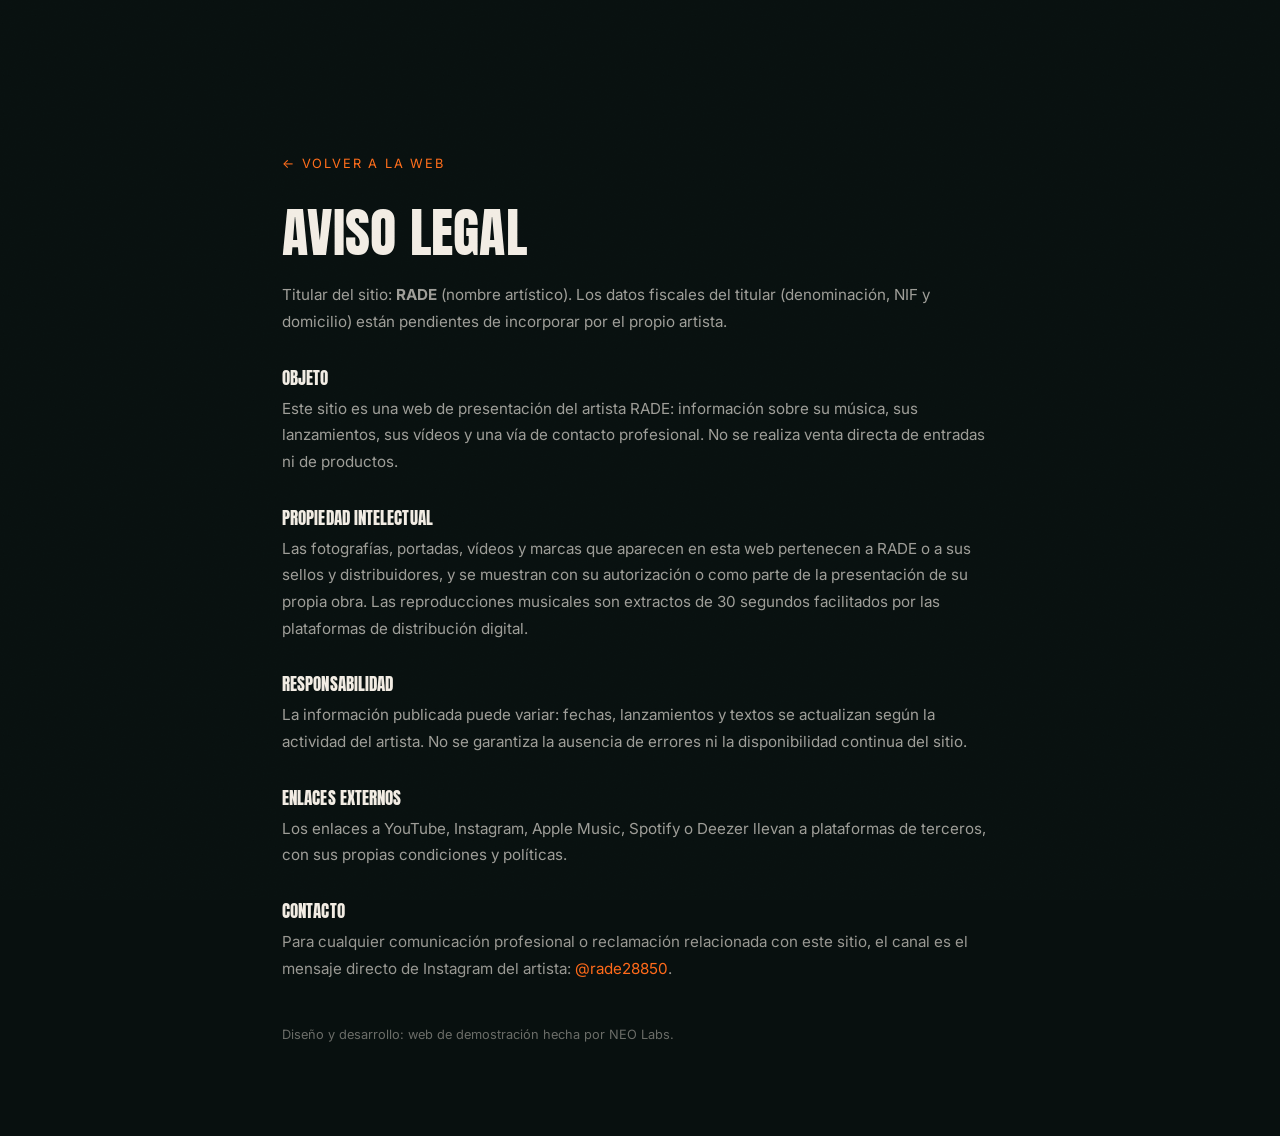
<file: aviso-legal.html>
<!DOCTYPE html>
<html lang="es">
<head>
<meta charset="utf-8">
<meta name="viewport" content="width=device-width, initial-scale=1.0">
<title>Aviso legal | RADE</title>
<meta name="robots" content="noindex">
<link rel="icon" href="assets/brand/favicon.svg" type="image/svg+xml">
<link href="https://fonts.googleapis.com/css2?family=Anton&family=Inter:wght@300;400;600&display=swap" rel="stylesheet">
<link rel="stylesheet" href="assets/estilo.css">
<link rel="stylesheet" href="assets/estilo2.css">
<style>body{background:var(--ink);color:var(--muted)}
.legal{max-width:760px;margin:0 auto;padding:clamp(90px,12vw,150px) 22px 90px}
.legal h1{font-family:var(--disp);font-size:clamp(2.2rem,6vw,3.4rem);color:var(--cream);margin-bottom:1.6rem;text-transform:uppercase}
.legal h2{font-size:1.05rem;color:var(--cream);margin:2.2rem 0 .6rem}
.legal p,.legal li{font-size:.95rem;line-height:1.75}
.legal a{color:var(--amber)}
.legal .volver{display:inline-block;margin-bottom:2rem;font-size:.8rem;letter-spacing:.14em;text-transform:uppercase;color:var(--amber)}</style>
</head>
<body>
<div class="legal">
  <a class="volver" href="index.html">← Volver a la web</a>
  <h1>Aviso legal</h1>
  <p>Titular del sitio: <strong>RADE</strong> (nombre artístico). Los datos fiscales del titular
    (denominación, NIF y domicilio) están pendientes de incorporar por el propio artista.</p>
  <h2>Objeto</h2>
  <p>Este sitio es una web de presentación del artista RADE: información sobre su música, sus
    lanzamientos, sus vídeos y una vía de contacto profesional. No se realiza venta directa de
    entradas ni de productos.</p>
  <h2>Propiedad intelectual</h2>
  <p>Las fotografías, portadas, vídeos y marcas que aparecen en esta web pertenecen a RADE o a sus
    sellos y distribuidores, y se muestran con su autorización o como parte de la presentación de su
    propia obra. Las reproducciones musicales son extractos de 30 segundos facilitados por las
    plataformas de distribución digital.</p>
  <h2>Responsabilidad</h2>
  <p>La información publicada puede variar: fechas, lanzamientos y textos se actualizan según la
    actividad del artista. No se garantiza la ausencia de errores ni la disponibilidad continua del
    sitio.</p>
  <h2>Enlaces externos</h2>
  <p>Los enlaces a YouTube, Instagram, Apple Music, Spotify o Deezer llevan a plataformas de
    terceros, con sus propias condiciones y políticas.</p>
  <h2>Contacto</h2>
  <p>Para cualquier comunicación profesional o reclamación relacionada con este sitio, el canal es el
    mensaje directo de Instagram del artista: <a href="https://www.instagram.com/rade28850/" target="_blank" rel="noopener">@rade28850</a>.</p>
  <p style="margin-top:2.6rem;font-size:.8rem;color:var(--muted2)">Diseño y desarrollo: web de demostración hecha por NEO Labs.</p>
</div>
</body>
</html>
</file>
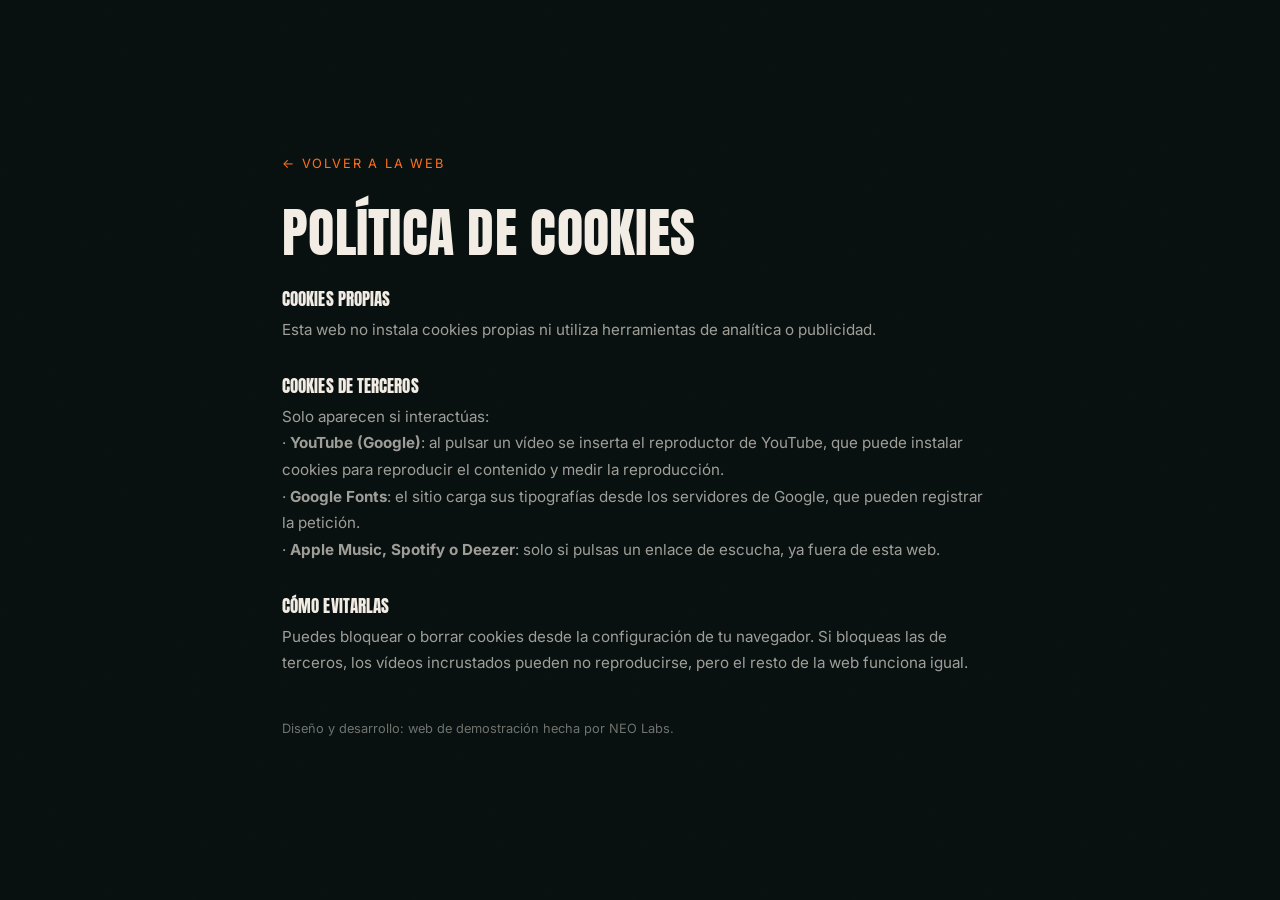
<file: politica-cookies.html>
<!DOCTYPE html>
<html lang="es">
<head>
<meta charset="utf-8">
<meta name="viewport" content="width=device-width, initial-scale=1.0">
<title>Política de cookies | RADE</title>
<meta name="robots" content="noindex">
<link rel="icon" href="assets/brand/favicon.svg" type="image/svg+xml">
<link href="https://fonts.googleapis.com/css2?family=Anton&family=Inter:wght@300;400;600&display=swap" rel="stylesheet">
<link rel="stylesheet" href="assets/estilo.css">
<link rel="stylesheet" href="assets/estilo2.css">
<style>body{background:var(--ink);color:var(--muted)}
.legal{max-width:760px;margin:0 auto;padding:clamp(90px,12vw,150px) 22px 90px}
.legal h1{font-family:var(--disp);font-size:clamp(2.2rem,6vw,3.4rem);color:var(--cream);margin-bottom:1.6rem;text-transform:uppercase}
.legal h2{font-size:1.05rem;color:var(--cream);margin:2.2rem 0 .6rem}
.legal p{font-size:.95rem;line-height:1.75}
.legal a{color:var(--amber)}
.legal .volver{display:inline-block;margin-bottom:2rem;font-size:.8rem;letter-spacing:.14em;text-transform:uppercase;color:var(--amber)}</style>
</head>
<body>
<div class="legal">
  <a class="volver" href="index.html">← Volver a la web</a>
  <h1>Política de cookies</h1>
  <h2>Cookies propias</h2>
  <p>Esta web no instala cookies propias ni utiliza herramientas de analítica o publicidad.</p>
  <h2>Cookies de terceros</h2>
  <p>Solo aparecen si interactúas:</p>
  <p>· <strong>YouTube (Google)</strong>: al pulsar un vídeo se inserta el reproductor de YouTube, que
    puede instalar cookies para reproducir el contenido y medir la reproducción.<br>
    · <strong>Google Fonts</strong>: el sitio carga sus tipografías desde los servidores de Google,
    que pueden registrar la petición.<br>
    · <strong>Apple Music, Spotify o Deezer</strong>: solo si pulsas un enlace de escucha, ya fuera de
    esta web.</p>
  <h2>Cómo evitarlas</h2>
  <p>Puedes bloquear o borrar cookies desde la configuración de tu navegador. Si bloqueas las de
    terceros, los vídeos incrustados pueden no reproducirse, pero el resto de la web funciona igual.</p>
  <p style="margin-top:2.6rem;font-size:.8rem;color:var(--muted2)">Diseño y desarrollo: web de demostración hecha por NEO Labs.</p>
</div>
</body>
</html>
</file>
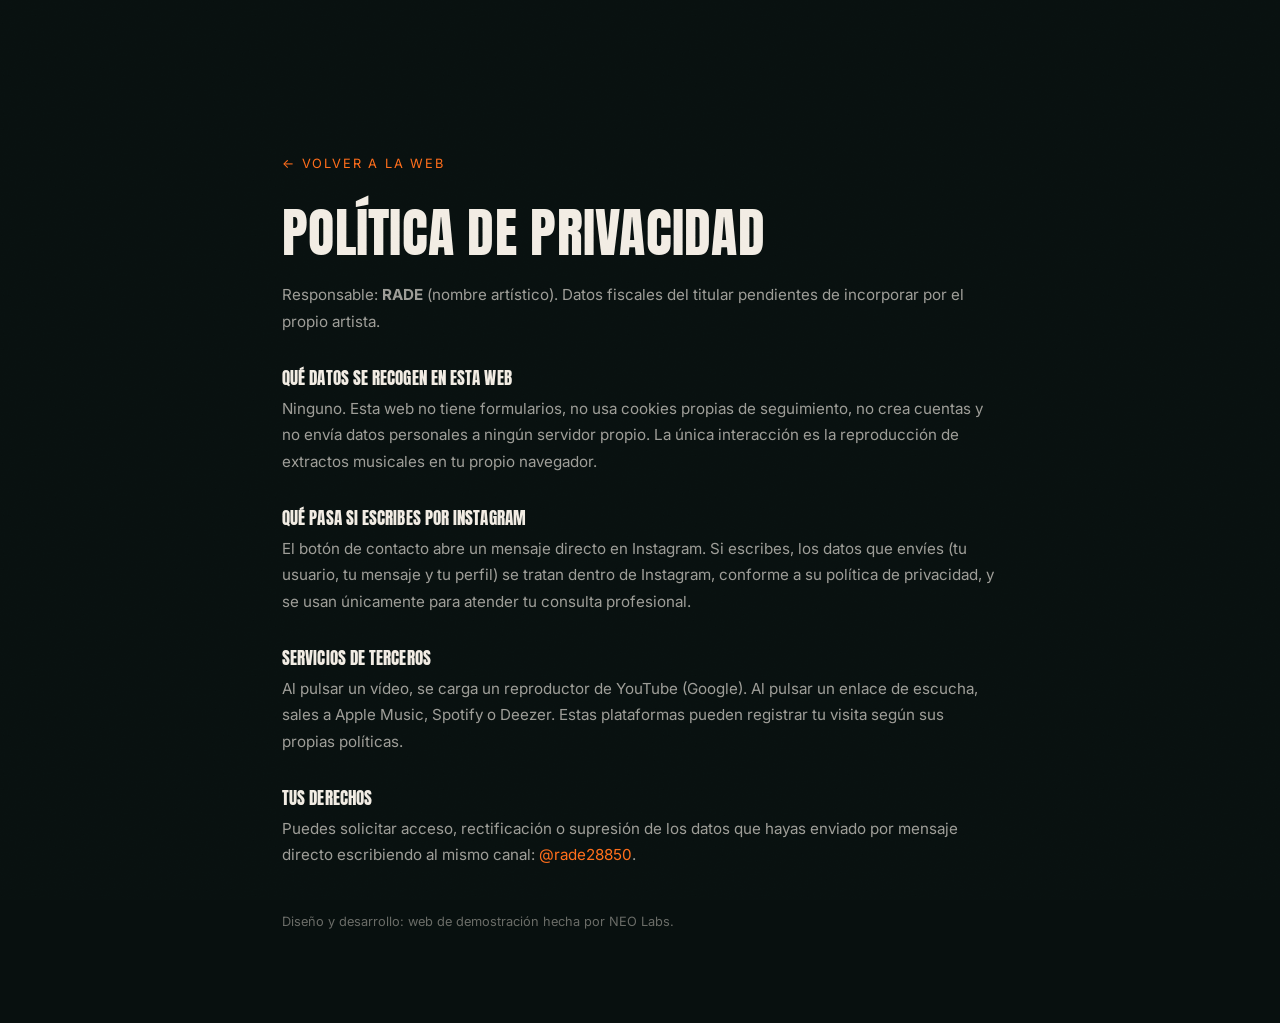
<file: politica-privacidad.html>
<!DOCTYPE html>
<html lang="es">
<head>
<meta charset="utf-8">
<meta name="viewport" content="width=device-width, initial-scale=1.0">
<title>Política de privacidad | RADE</title>
<meta name="robots" content="noindex">
<link rel="icon" href="assets/brand/favicon.svg" type="image/svg+xml">
<link href="https://fonts.googleapis.com/css2?family=Anton&family=Inter:wght@300;400;600&display=swap" rel="stylesheet">
<link rel="stylesheet" href="assets/estilo.css">
<link rel="stylesheet" href="assets/estilo2.css">
<style>body{background:var(--ink);color:var(--muted)}
.legal{max-width:760px;margin:0 auto;padding:clamp(90px,12vw,150px) 22px 90px}
.legal h1{font-family:var(--disp);font-size:clamp(2.2rem,6vw,3.4rem);color:var(--cream);margin-bottom:1.6rem;text-transform:uppercase}
.legal h2{font-size:1.05rem;color:var(--cream);margin:2.2rem 0 .6rem}
.legal p,.legal li{font-size:.95rem;line-height:1.75}
.legal a{color:var(--amber)}
.legal .volver{display:inline-block;margin-bottom:2rem;font-size:.8rem;letter-spacing:.14em;text-transform:uppercase;color:var(--amber)}</style>
</head>
<body>
<div class="legal">
  <a class="volver" href="index.html">← Volver a la web</a>
  <h1>Política de privacidad</h1>
  <p>Responsable: <strong>RADE</strong> (nombre artístico). Datos fiscales del titular pendientes de
    incorporar por el propio artista.</p>
  <h2>Qué datos se recogen en esta web</h2>
  <p>Ninguno. Esta web no tiene formularios, no usa cookies propias de seguimiento, no crea cuentas y
    no envía datos personales a ningún servidor propio. La única interacción es la reproducción de
    extractos musicales en tu propio navegador.</p>
  <h2>Qué pasa si escribes por Instagram</h2>
  <p>El botón de contacto abre un mensaje directo en Instagram. Si escribes, los datos que envíes
    (tu usuario, tu mensaje y tu perfil) se tratan dentro de Instagram, conforme a su política de
    privacidad, y se usan únicamente para atender tu consulta profesional.</p>
  <h2>Servicios de terceros</h2>
  <p>Al pulsar un vídeo, se carga un reproductor de YouTube (Google). Al pulsar un enlace de
    escucha, sales a Apple Music, Spotify o Deezer. Estas plataformas pueden registrar tu visita
    según sus propias políticas.</p>
  <h2>Tus derechos</h2>
  <p>Puedes solicitar acceso, rectificación o supresión de los datos que hayas enviado por mensaje
    directo escribiendo al mismo canal: <a href="https://www.instagram.com/rade28850/" target="_blank" rel="noopener">@rade28850</a>.</p>
  <p style="margin-top:2.6rem;font-size:.8rem;color:var(--muted2)">Diseño y desarrollo: web de demostración hecha por NEO Labs.</p>
</div>
</body>
</html>
</file>
<file: assets/estilo.css>
/* ==========================================================================
   RADE — hoja de estilo
   Paleta sacada de sus propias portadas: teal noche, naranja de sodio, crema.
   ========================================================================== */
:root{
  --ink:#08100F;
  --ink2:#0C1919;
  --panel:#101F1E;
  --panel2:#142726;
  --cream:#F2ECE3;
  --muted:rgba(242,236,227,.62);
  --muted2:rgba(242,236,227,.42);
  --line:rgba(242,236,227,.14);
  --line2:rgba(242,236,227,.22);
  --amber:#FF6A1A;
  --amber2:#FFB25E;
  --amber3:#C24A0C;
  --red:#D93A1E;
  --teal:#1E4A4A;
  --disp:'Anton',Impact,'Arial Narrow',sans-serif;
  --body:'Inter',system-ui,-apple-system,'Segoe UI',sans-serif;
  --sh:0 24px 60px rgba(0,0,0,.5);
  --ease:cubic-bezier(.22,1,.36,1);
}
*{box-sizing:border-box;margin:0;padding:0}
html{scroll-behavior:smooth}
body{
  background:var(--ink);color:var(--cream);font-family:var(--body);font-weight:400;
  line-height:1.62;-webkit-font-smoothing:antialiased;overflow-x:hidden;
}
body::after{
  content:"";position:fixed;inset:0;z-index:9998;pointer-events:none;opacity:.5;
  background-image:url("data:image/svg+xml,%3Csvg xmlns='http://www.w3.org/2000/svg' width='220' height='220'%3E%3Cfilter id='n'%3E%3CfeTurbulence type='fractalNoise' baseFrequency='.85' numOctaves='3' stitchTiles='stitch'/%3E%3CfeColorMatrix type='saturate' values='0'/%3E%3C/filter%3E%3Crect width='220' height='220' filter='url(%23n)' opacity='.42'/%3E%3C/svg%3E");
  mix-blend-mode:overlay;
}
img{max-width:100%;display:block}
a{color:inherit;text-decoration:none}
h1,h2,h3,.disp{font-family:var(--disp);font-weight:400;text-transform:uppercase;letter-spacing:.005em;line-height:.92}
h2{font-size:clamp(2rem,5.2vw,4.2rem)}
h3{font-size:clamp(1.15rem,2.2vw,1.6rem);letter-spacing:.01em}
p{color:var(--muted)}
::selection{background:var(--amber);color:var(--ink)}
.wrap{width:min(1240px,92vw);margin:0 auto}
.pad{padding:clamp(64px,9vw,140px) 0}
.oscuro{background:var(--ink2)}
.eyebrow{
  display:inline-flex;align-items:center;gap:.6rem;font-size:.72rem;font-weight:600;
  letter-spacing:.28em;text-transform:uppercase;color:var(--amber);
}
.eyebrow::before{content:"";width:26px;height:1px;background:var(--amber)}
.cabecera-sec{max-width:760px;margin-bottom:clamp(30px,4vw,58px)}
.cabecera-sec h2{margin:1rem 0 1rem}
.cabecera-sec p{font-size:clamp(1rem,1.35vw,1.12rem);max-width:660px}
.lead{color:var(--muted)}
.destacado{color:var(--cream);font-weight:600}

/* ---------- botones ---------- */
.btn{
  display:inline-flex;align-items:center;justify-content:center;gap:.6rem;
  font-family:var(--body);font-size:.82rem;font-weight:600;letter-spacing:.14em;
  text-transform:uppercase;padding:1.05rem 1.7rem;border:1px solid var(--line2);
  background:transparent;color:var(--cream);cursor:pointer;border-radius:2px;
  transition:background .3s var(--ease),color .3s var(--ease),border-color .3s var(--ease),transform .3s var(--ease);
}
.btn svg{width:16px;height:16px;flex:0 0 16px}
.btn:hover{transform:translateY(-2px)}
.btn-amber{background:var(--amber);border-color:var(--amber);color:#160B02}
.btn-amber:hover{background:var(--amber2);border-color:var(--amber2)}
.btn-crema{background:var(--cream);border-color:var(--cream);color:var(--ink)}
.btn-crema:hover{background:#fff;border-color:#fff}
.btn-linea:hover{background:rgba(242,236,227,.08);border-color:var(--cream)}
.btns{display:flex;gap:.8rem;flex-wrap:wrap}

/* ---------- cabecera ---------- */
header{
  position:fixed;top:0;left:0;right:0;z-index:900;transition:background .4s var(--ease),backdrop-filter .4s;
  border-bottom:1px solid transparent;
}
header.puesto{background:rgba(8,16,15,.88);backdrop-filter:blur(14px);border-bottom-color:var(--line)}
.nav{display:flex;align-items:center;justify-content:space-between;gap:1.5rem;padding:1.05rem 0}
.marca{display:flex;align-items:center;gap:.7rem}
.marca .logo{font-family:var(--disp);font-size:1.6rem;letter-spacing:.06em;line-height:1}
.marca .punto{width:9px;height:9px;background:var(--amber);border-radius:50%}
.menu{display:flex;gap:1.7rem;align-items:center}
.menu a{font-size:.78rem;font-weight:500;letter-spacing:.16em;text-transform:uppercase;color:var(--muted);position:relative;padding-bottom:3px}
.menu a::after{content:"";position:absolute;left:0;bottom:0;width:0;height:1px;background:var(--amber);transition:width .3s var(--ease)}
.menu a:hover{color:var(--cream)}
.menu a:hover::after{width:100%}
.nav .btn{padding:.72rem 1.25rem;font-size:.74rem}
.burger{display:none;flex-direction:column;gap:5px;background:none;border:0;cursor:pointer;padding:.5rem}
.burger span{display:block;width:24px;height:2px;background:var(--cream);transition:.3s var(--ease)}
.movil-menu{
  position:fixed;inset:0;z-index:950;background:var(--ink);display:flex;flex-direction:column;
  justify-content:center;align-items:center;gap:1.4rem;opacity:0;pointer-events:none;transition:opacity .35s var(--ease);
}
.movil-menu.abierto{opacity:1;pointer-events:auto}
.movil-menu a{font-family:var(--disp);font-size:2rem;text-transform:uppercase;letter-spacing:.02em}
.movil-menu a:hover{color:var(--amber)}
.movil-menu .cerrar{position:absolute;top:1.4rem;right:5vw;background:none;border:0;color:var(--cream);font-size:2rem;cursor:pointer;line-height:1}

/* ---------- hero ---------- */
.hero{position:relative;min-height:100svh;display:flex;align-items:flex-end;overflow:hidden;isolation:isolate}
.hero-bg{position:absolute;inset:0;z-index:-2}
.hero-bg img{width:100%;height:100%;object-fit:cover;object-position:50% 34%;filter:grayscale(.62) contrast(1.12) brightness(.72)}
.hero-bg::after{
  content:"";position:absolute;inset:0;z-index:-1;
  background:
    radial-gradient(120% 90% at 78% 16%,rgba(255,106,26,.34) 0%,rgba(255,106,26,0) 55%),
    linear-gradient(180deg,rgba(8,16,15,.72) 0%,rgba(8,16,15,.5) 38%,rgba(8,16,15,.94) 82%,var(--ink) 100%),
    linear-gradient(100deg,rgba(30,74,74,.75) 0%,rgba(8,16,15,.1) 60%);
}
.hero-in{position:relative;width:100%;padding:clamp(120px,16vh,180px) 0 clamp(40px,6vh,64px)}
.hero .marca-top{display:flex;align-items:center;gap:.8rem;margin-bottom:1.1rem;flex-wrap:wrap}
.hero .tag{font-size:.72rem;font-weight:600;letter-spacing:.26em;text-transform:uppercase;color:var(--amber)}
.hero .tag.sep{color:var(--muted2)}
.hero h1{
  font-size:clamp(4.6rem,20vw,17rem);line-height:.82;letter-spacing:-.015em;margin:.2rem 0 .3rem;
  text-shadow:0 18px 60px rgba(0,0,0,.55);
}
.hero h1 em{font-style:normal;color:var(--amber)}
.hero .sub{font-family:var(--disp);font-size:clamp(1.05rem,2.6vw,1.9rem);text-transform:uppercase;letter-spacing:.04em;color:var(--cream);opacity:.92;max-width:820px}
.hero .texto{max-width:600px;margin:1.4rem 0 2rem;font-size:clamp(.98rem,1.3vw,1.1rem)}
.hero .btns{margin-bottom:clamp(28px,4vh,52px)}
.stats{
  display:grid;grid-template-columns:repeat(4,1fr);border-top:1px solid var(--line);border-bottom:1px solid var(--line);
}
.stats div{padding:1.2rem 1.2rem 1.25rem 0;border-right:1px solid var(--line)}
.stats div:last-child{border-right:0;padding-right:0}
.stats b{display:block;font-family:var(--disp);font-size:clamp(1.5rem,3vw,2.3rem);line-height:1;color:var(--cream)}
.stats span{display:block;font-size:.68rem;letter-spacing:.16em;text-transform:uppercase;color:var(--muted2);margin-top:.45rem}

/* ---------- marquee ---------- */
.ticker{border-top:1px solid var(--line);border-bottom:1px solid var(--line);background:var(--ink2);overflow:hidden;padding:.85rem 0}
.ticker-in{display:flex;gap:2.6rem;white-space:nowrap;animation:desliza 34s linear infinite;will-change:transform}
.ticker span{font-family:var(--disp);font-size:1.05rem;letter-spacing:.06em;text-transform:uppercase;color:var(--muted)}
.ticker span em{font-style:normal;color:var(--amber)}
.ticker span.sep{color:var(--amber)}
@keyframes desliza{from{transform:translateX(0)}to{transform:translateX(-50%)}}

/* ---------- rejillas y tarjetas ---------- */
.dos{display:grid;grid-template-columns:1fr 1fr;gap:clamp(18px,2.6vw,34px)}
.tres{display:grid;grid-template-columns:repeat(3,1fr);gap:clamp(16px,2.2vw,28px)}
.cuatro{display:grid;grid-template-columns:repeat(4,1fr);gap:clamp(14px,1.8vw,24px)}
.tarjeta{
  background:var(--panel);border:1px solid var(--line);border-radius:3px;overflow:hidden;
  transition:transform .4s var(--ease),border-color .4s var(--ease),box-shadow .4s var(--ease);
}
.tarjeta:hover{transform:translateY(-6px);border-color:rgba(255,106,26,.55);box-shadow:var(--sh)}
.tarjeta .arte{position:relative;aspect-ratio:1/1;overflow:hidden;background:#000}
.tarjeta .arte img{width:100%;height:100%;object-fit:cover;transition:transform .7s var(--ease)}
.tarjeta:hover .arte img{transform:scale(1.05)}
.tarjeta .cuerpo{padding:1.25rem 1.3rem 1.4rem}
.tarjeta .cuerpo h3{margin-bottom:.35rem}
.tarjeta .meta{font-size:.72rem;letter-spacing:.14em;text-transform:uppercase;color:var(--amber)}
.tarjeta .pie{display:flex;align-items:center;justify-content:space-between;gap:1rem;margin-top:1rem;flex-wrap:wrap}
.tarjeta p{font-size:.93rem;margin-top:.5rem}
.etiqueta{
  position:absolute;top:.9rem;left:.9rem;z-index:2;background:rgba(8,16,15,.82);backdrop-filter:blur(6px);
  border:1px solid var(--line2);padding:.35rem .7rem;font-size:.62rem;letter-spacing:.18em;
  text-transform:uppercase;color:var(--cream)
}
.etiqueta.nueva{background:var(--amber);border-color:var(--amber);color:#160B02;font-weight:700}

/* ---------- reproductor ---------- */
.repro-lista{display:grid;grid-template-columns:1fr 1fr;gap:0 clamp(24px,4vw,60px)}
.corte{
  display:grid;grid-template-columns:44px 52px 1fr auto;align-items:center;gap:1rem;
  padding:.85rem .4rem;border-bottom:1px solid var(--line);cursor:pointer;
  transition:background .25s var(--ease),padding-left .25s var(--ease);background:none;border-left:0;border-right:0;border-top:0;width:100%;text-align:left;color:inherit;font-family:inherit;
}
.corte:hover{background:rgba(242,236,227,.05);padding-left:.9rem}
.corte.sonando{background:rgba(255,106,26,.1)}
.corte.sonando .corte-tema{color:var(--amber)}
.corte-n{font-family:var(--disp);font-size:1rem;color:var(--muted2)}
.corte.sonando .corte-n{color:var(--amber)}
.corte img{width:52px;height:52px;object-fit:cover;border-radius:2px}
.corte-tema{font-weight:600;font-size:.98rem;display:block;line-height:1.3}
.corte-album{font-size:.76rem;color:var(--muted2);letter-spacing:.02em}
.corte-dur{font-size:.78rem;color:var(--muted2);font-variant-numeric:tabular-nums}
.corte-play{width:34px;height:34px;border-radius:50%;border:1px solid var(--line2);display:grid;place-items:center;flex:0 0 34px}
.corte-play svg{width:13px;height:13px;fill:currentColor}
.barra-fija{
  position:fixed;left:0;right:0;bottom:0;z-index:960;background:rgba(8,16,15,.95);backdrop-filter:blur(16px);
  border-top:1px solid var(--line2);transform:translateY(105%);transition:transform .45s var(--ease);
}
.barra-fija.visible{transform:translateY(0)}
.barra-in{display:grid;grid-template-columns:auto 1fr auto;align-items:center;gap:1.1rem;padding:.75rem 0}
.barra-info{display:flex;align-items:center;gap:.9rem;min-width:0}
.barra-info img{width:46px;height:46px;object-fit:cover;border-radius:2px}
.barra-info .t{font-weight:600;font-size:.92rem;line-height:1.25;white-space:nowrap;overflow:hidden;text-overflow:ellipsis}
.barra-info .a{font-size:.74rem;color:var(--muted2)}
.barra-controles{display:flex;align-items:center;gap:.7rem}
.barra-btn{width:42px;height:42px;border-radius:50%;border:1px solid var(--line2);background:none;color:var(--cream);display:grid;place-items:center;cursor:pointer;transition:.25s var(--ease)}
.barra-btn:hover{border-color:var(--amber);color:var(--amber)}
.barra-btn.principal{background:var(--amber);border-color:var(--amber);color:#160B02;width:48px;height:48px}
.barra-btn svg{width:16px;height:16px;fill:currentColor}
.barra-progreso{display:flex;align-items:center;gap:.8rem}
.progreso{position:relative;height:3px;background:rgba(242,236,227,.18);border-radius:2px;flex:1;cursor:pointer;min-width:90px}
.progreso i{position:absolute;inset:0 auto 0 0;width:0;background:var(--amber);border-radius:2px}
.tiempo{font-size:.72rem;color:var(--muted2);font-variant-numeric:tabular-nums;min-width:74px;text-align:right}

/* ---------- video ---------- */
.video-rejilla{display:grid;grid-template-columns:repeat(3,1fr);gap:clamp(16px,2.2vw,26px)}
.video-marco{
  position:relative;aspect-ratio:16/9;overflow:hidden;border:1px solid var(--line);border-radius:3px;
  background:#000;cursor:pointer;padding:0;
}
.video-marco img{width:100%;height:100%;object-fit:cover;opacity:.82;transition:.5s var(--ease)}
.video-marco:hover img{opacity:1;transform:scale(1.04)}
.video-marco .play{
  position:absolute;inset:0;display:grid;place-items:center;
}
.video-marco .play span{
  width:58px;height:58px;border-radius:50%;background:rgba(255,106,26,.94);display:grid;place-items:center;
  transition:transform .35s var(--ease);
}
.video-marco:hover .play span{transform:scale(1.12)}
.video-marco .play svg{width:18px;height:18px;fill:#160B02;margin-left:3px}
.video-marco .titulo{
  position:absolute;left:0;right:0;bottom:0;padding:1.5rem 1rem .85rem;text-align:left;
  background:linear-gradient(180deg,transparent,rgba(8,16,15,.92));
}
.video-marco .titulo b{display:block;font-size:.92rem;font-weight:600}
.video-marco .titulo i{font-style:normal;font-size:.72rem;color:var(--amber);letter-spacing:.12em;text-transform:uppercase}
.video-marco iframe{position:absolute;inset:0;width:100%;height:100%;border:0}
.videos-pie{margin-top:1.6rem;font-size:.86rem;color:var(--muted2)}

/* ---------- 28850 / barrio ---------- */
.barrio{position:relative;overflow:hidden;isolation:isolate}
.barrio-bg{position:absolute;inset:0;z-index:-2}
.barrio-bg img{width:100%;height:100%;object-fit:cover;filter:grayscale(.9) brightness(.42) contrast(1.15)}
.barrio-bg::after{content:"";position:absolute;inset:0;z-index:-1;background:linear-gradient(180deg,var(--ink) 0%,rgba(8,16,15,.72) 30%,rgba(8,16,15,.86) 70%,var(--ink) 100%)}
.barrio .num{
  font-family:var(--disp);font-size:clamp(4rem,17vw,13rem);line-height:.85;letter-spacing:.02em;
  color:transparent;-webkit-text-stroke:2px var(--amber2);margin:.4rem 0 1.4rem;
}
.barrio blockquote{
  font-family:var(--disp);font-size:clamp(1.4rem,3.6vw,2.7rem);text-transform:uppercase;line-height:1.08;
  color:var(--cream);max-width:900px;margin:0 0 1.1rem;
}
.barrio blockquote em{font-style:normal;color:var(--amber)}
.barrio cite{font-style:normal;font-size:.8rem;letter-spacing:.18em;text-transform:uppercase;color:var(--muted2)}

/* ---------- listas de datos ---------- */
.datos-lista{display:grid;gap:0}
.fila{
  display:grid;grid-template-columns:1.1fr 1fr auto;gap:1.2rem;align-items:center;
  padding:1.05rem 0;border-bottom:1px solid var(--line);
}
.fila:first-child{border-top:1px solid var(--line)}
.fila .t{font-weight:600;font-size:1.02rem}
.fila .t small{display:block;font-weight:400;font-size:.76rem;color:var(--muted2);letter-spacing:.04em}
.fila .v{font-size:.86rem;color:var(--muted)}
.fila .n{font-family:var(--disp);font-size:1.15rem;color:var(--amber2);text-align:right;white-space:nowrap}
.pastillas{display:flex;flex-wrap:wrap;gap:.5rem}
.pastilla{border:1px solid var(--line2);padding:.4rem .8rem;font-size:.74rem;letter-spacing:.1em;text-transform:uppercase;color:var(--muted)}

/* ---------- proceso / linea de tiempo ---------- */
.linea{display:grid;grid-template-columns:repeat(4,1fr);gap:clamp(16px,2.4vw,30px)}
.hito{border-top:2px solid var(--amber);padding-top:1.1rem}
.hito b{display:block;font-family:var(--disp);font-size:1.5rem;color:var(--cream);line-height:1}
.hito span{display:block;font-size:.72rem;letter-spacing:.16em;text-transform:uppercase;color:var(--amber);margin:.55rem 0 .6rem}
.hito p{font-size:.9rem}

/* ---------- galeria ---------- */
.galeria{display:grid;grid-template-columns:repeat(4,1fr);gap:clamp(10px,1.4vw,16px)}
.galeria figure{position:relative;overflow:hidden;border-radius:3px;aspect-ratio:4/5;background:#000}
.galeria figure img{width:100%;height:100%;object-fit:cover;transition:transform .8s var(--ease),filter .5s}
.galeria figure:hover img{transform:scale(1.06)}
.galeria figcaption{
  position:absolute;left:0;right:0;bottom:0;padding:1.4rem .9rem .8rem;font-size:.74rem;
  background:linear-gradient(180deg,transparent,rgba(8,16,15,.9));color:var(--cream);
}
.galeria .ancho{grid-column:span 2;aspect-ratio:16/10}
.galeria .alto{grid-row:span 2;aspect-ratio:auto}

/* ---------- prensa ---------- */
.prensa{display:grid;grid-template-columns:repeat(3,1fr);gap:clamp(16px,2.4vw,30px)}
.cita{border-left:2px solid var(--amber);padding-left:1.3rem}
.cita p{font-size:1.02rem;color:var(--cream);font-weight:300}
.cita cite{display:block;margin-top:.9rem;font-style:normal;font-size:.72rem;letter-spacing:.16em;text-transform:uppercase;color:var(--amber)}

/* ---------- contacto ---------- */
.contacto-grid{display:grid;grid-template-columns:1.05fr .95fr;gap:clamp(26px,4vw,60px);align-items:start}
.enlaces{display:grid;gap:0}
.enlace{
  display:flex;align-items:center;justify-content:space-between;gap:1rem;padding:1.15rem 0;
  border-bottom:1px solid var(--line);transition:padding-left .3s var(--ease),color .3s var(--ease);
}
.enlace:first-child{border-top:1px solid var(--line)}
.enlace:hover{padding-left:.8rem;color:var(--amber)}
.enlace b{font-size:1rem;font-weight:600}
.enlace small{display:block;font-size:.76rem;color:var(--muted2);font-weight:400}
.enlace svg{width:17px;height:17px;flex:0 0 17px;stroke:currentColor;fill:none;stroke-width:1.6}
.caja-alta{background:var(--panel);border:1px solid var(--line);border-radius:3px;padding:clamp(24px,3.4vw,44px)}

/* ---------- cierre + pie ---------- */
.cierre{background:var(--amber);color:#160B02}
.cierre h2{color:#160B02}
.cierre p{color:rgba(22,11,2,.78)}
.cierre .btn-linea{border-color:rgba(22,11,2,.35);color:#160B02}
.cierre .btn-linea:hover{background:rgba(22,11,2,.1);border-color:#160B02}
.cierre-grid{display:grid;grid-template-columns:1.4fr .6fr;gap:2rem;align-items:center}
.pie{border-top:1px solid var(--line);padding:clamp(44px,6vw,80px) 0 2rem;background:var(--ink2)}
.pie-grid{display:grid;grid-template-columns:1.5fr 1fr 1fr 1fr;gap:2rem;margin-bottom:2.6rem}
.pie h4{font-size:.72rem;letter-spacing:.2em;text-transform:uppercase;color:var(--amber);margin-bottom:1rem;font-weight:600}
.pie ul{list-style:none;display:grid;gap:.55rem}
.pie li,.pie a{font-size:.88rem;color:var(--muted)}
.pie a:hover{color:var(--cream)}
.pie .marca .logo{font-size:2rem}
.pie .aviso{display:flex;justify-content:space-between;gap:1rem;flex-wrap:wrap;border-top:1px solid var(--line);padding-top:1.6rem;font-size:.76rem;color:var(--muted2)}
.pie .aviso a{font-size:.76rem}
.credito{border-top:1px solid var(--line);margin-top:1.4rem;padding-top:1.4rem;font-size:.76rem;color:var(--muted2)}
.credito a{color:var(--muted);border-bottom:1px solid var(--line2)}

/* ---------- revelado ---------- */
.rv{opacity:0;transform:translateY(26px);transition:opacity .8s var(--ease),transform .8s var(--ease)}
.rv.visto{opacity:1;transform:none}

/* ---------- responsive ---------- */
@media(max-width:1024px){
  .repro-lista{grid-template-columns:1fr}
  .tres,.linea,.prensa{grid-template-columns:1fr 1fr}
  .cuatro,.galeria{grid-template-columns:1fr 1fr}
  .galeria .ancho{grid-column:span 2}
  .pie-grid{grid-template-columns:1fr 1fr}
}
@media(max-width:820px){
  .menu{display:none}
  .burger{display:flex}
  .nav .btn{display:none}
  .hero{min-height:92svh}
  .hero-bg img{object-position:50% 26%}
  .stats{grid-template-columns:1fr 1fr}
  .stats div{border-right:0}
  .stats div:nth-child(odd){border-right:1px solid var(--line)}
  .stats div:nth-child(1),.stats div:nth-child(2){border-bottom:1px solid var(--line)}
  .contacto-grid,.cierre-grid{grid-template-columns:1fr}
  .video-rejilla{grid-template-columns:1fr}
  .dos{grid-template-columns:1fr}
}
@media(max-width:560px){
  .tres,.cuatro,.prensa,.linea,.pie-grid,.galeria{grid-template-columns:1fr}
  .galeria .ancho{grid-column:span 1;aspect-ratio:4/5}
  .galeria .alto{grid-row:span 1;aspect-ratio:4/5}
  .btn{width:100%;white-space:normal}
  .btns .btn{width:100%}
  .barra-in{grid-template-columns:1fr;gap:.6rem}
  .barra-progreso{order:3}
  .fila{grid-template-columns:1fr auto;gap:.6rem 1rem}
  .fila .v{grid-column:1/-1;font-size:.82rem}
  .corte{grid-template-columns:34px 46px 1fr auto;gap:.7rem}
  .corte img{width:46px;height:46px}
  body{padding-bottom:0}
}
section[id]{scroll-margin-top:80px}
@media(prefers-reduced-motion:reduce){
  .rv{opacity:1;transform:none}
  .ticker-in{animation:none}
}
</file>
<file: assets/estilo2.css>
/* ==========================================================================
   RADE — correcciones y secciones finales (duo, videos, barrio, contacto, pie)
   ========================================================================== */

/* ---------- hero: el titular no debe chocar con la línea de arriba ---------- */
.hero h1{line-height:.9;margin-top:.35rem}
.hero .marca-top{margin-bottom:.4rem}
.hero-in{text-shadow:0 2px 26px rgba(8,16,15,.55)}

/* ---------- Ocer y Rade ---------- */
.duo-grid{display:grid;grid-template-columns:1fr 1fr;gap:clamp(28px,4vw,64px);margin-top:clamp(30px,4vw,56px)}
.cifras{list-style:none;display:grid;gap:1.05rem;margin-top:1.4rem}
.cifras li{display:grid;grid-template-columns:auto 1fr;gap:1.1rem;align-items:baseline;border-top:1px solid var(--line);padding-top:1rem}
.cifras b{font-family:var(--disp);font-size:clamp(1.5rem,2.4vw,2.05rem);color:var(--amber);line-height:1;white-space:nowrap}
.cifras span{font-size:.9rem;color:var(--muted)}
.exitos{list-style:none;display:grid;margin-top:1.4rem}
.exitos li{display:grid;grid-template-columns:34px 1fr auto;gap:1rem;align-items:center;padding:.62rem 0;border-bottom:1px solid var(--line)}
.exitos .n{font-size:.74rem;color:var(--muted2);letter-spacing:.1em}
.exitos .t{font-size:.98rem;color:var(--cream)}
.exitos .v{font-family:var(--disp);font-size:1rem;color:var(--amber);white-space:nowrap}

/* ---------- línea de tiempo ---------- */
.linea-tiempo{display:grid;grid-template-columns:repeat(4,1fr);gap:clamp(16px,2.4vw,30px);margin-top:clamp(44px,5vw,86px)}
.linea-tiempo .hito{border-top:2px solid var(--line);padding-top:1.1rem}
.linea-tiempo .hito.destacado{border-top-color:var(--amber)}
.linea-tiempo .anio{display:block;font-family:var(--disp);font-size:clamp(1.4rem,2vw,1.8rem);color:var(--cream);line-height:1;letter-spacing:.01em}
.linea-tiempo .hito.destacado .anio{color:var(--amber)}
.linea-tiempo p{font-size:.88rem;color:var(--muted);margin-top:.55rem}

/* ---------- dos cajas: gira y directo ---------- */
.cierre-dos{display:grid;grid-template-columns:1fr 1fr;gap:clamp(18px,2.6vw,32px);margin-top:clamp(44px,5vw,86px)}
.caja{background:var(--panel);border:1px solid var(--line);border-radius:3px;padding:clamp(22px,3vw,40px)}
.caja h3{font-size:clamp(1.15rem,1.9vw,1.55rem);margin:.9rem 0 1.1rem}
.caja p{font-size:.92rem;color:var(--muted);margin-top:1.1rem}
.fechas{list-style:none;display:grid;margin-top:.6rem}
.fechas li{display:grid;grid-template-columns:66px 1fr;gap:1rem;align-items:center;padding:.78rem 0;border-bottom:1px solid var(--line);font-size:.95rem;color:var(--cream)}
.fechas b{font-family:var(--disp);font-size:1.05rem;color:var(--cream);letter-spacing:.04em}
.fechas em{font-style:normal;font-size:.68rem;letter-spacing:.16em;text-transform:uppercase;color:var(--amber);margin-left:.5rem}

/* ---------- vídeos ---------- */
.videos-grid{display:grid;grid-template-columns:repeat(3,1fr);gap:clamp(14px,2vw,24px)}
.vid{position:relative;overflow:hidden;border-radius:3px;aspect-ratio:16/9;background:#000;cursor:pointer;margin:0}
.vid.ancha{grid-column:span 2}
.vid img{width:100%;height:100%;object-fit:cover;opacity:.82;transition:transform .7s var(--ease),opacity .5s}
.vid:hover img{opacity:1;transform:scale(1.04)}
.vid .play{position:absolute;inset:0;display:flex;align-items:center;justify-content:center}
.vid .play::before{content:"";position:absolute;width:62px;height:62px;border-radius:50%;background:var(--amber);transition:transform .4s var(--ease)}
.vid:hover .play::before{transform:scale(1.12)}
.vid .play svg{position:relative;width:20px;height:20px;fill:#160B02;margin-left:3px}
.vid figcaption{position:absolute;left:0;right:0;bottom:0;padding:2.6rem 1.2rem 1.05rem;font-size:.78rem;color:rgba(242,236,227,.82);background:linear-gradient(180deg,rgba(8,16,15,0),rgba(8,16,15,.92))}
.vid figcaption b{display:block;font-family:var(--disp);font-size:1.1rem;letter-spacing:.02em;color:var(--cream);margin-bottom:.15rem}
.vid.cargado img,.vid.cargado .play,.vid.cargado figcaption{display:none}
.vid iframe{position:absolute;inset:0;width:100%;height:100%;border:0}

/* ---------- el barrio ---------- */
.barrio-bg img{filter:grayscale(.92) brightness(.3) contrast(1.2)}
.barrio{padding:clamp(80px,12vw,180px) 0}
.barrio-in{position:relative;z-index:1;max-width:920px}
.barrio-in::before{content:"";position:absolute;inset:-60px -80px;z-index:-1;background:radial-gradient(65% 65% at 22% 45%,rgba(8,16,15,.9),rgba(8,16,15,.55) 60%,rgba(8,16,15,0));pointer-events:none}
.barrio h2{font-family:var(--disp);font-size:clamp(3rem,9vw,6.5rem);line-height:.9;letter-spacing:-.01em;color:transparent;-webkit-text-stroke:2px rgba(242,236,227,.5);margin:1.1rem 0 0}
.barrio .grande{font-size:clamp(1.05rem,2vw,1.45rem);color:rgba(242,236,227,.94);max-width:700px;margin:2rem 0 2.8rem;font-weight:300}
.barrio-datos{display:grid;grid-template-columns:repeat(3,1fr);gap:clamp(16px,2.4vw,30px);margin-bottom:2.4rem}
.barrio-datos div{border-top:1px solid var(--line);padding-top:1rem}
.barrio-datos b{display:block;font-family:var(--disp);font-size:1.15rem;color:var(--cream);margin-bottom:.35rem}
.barrio-datos span{font-size:.82rem;color:var(--muted2)}

/* ---------- contacto: enlaces grandes ---------- */
.enlace-grande{display:grid;grid-template-columns:52px 1fr auto;gap:1.2rem;align-items:center;padding:1.35rem 1.2rem;border:1px solid var(--line);border-radius:3px;background:var(--panel);transition:border-color .35s var(--ease),transform .35s var(--ease)}
.enlace-grande:hover{border-color:rgba(255,106,26,.5);transform:translateY(-3px)}
.enlace-grande .ic{width:52px;height:52px;border-radius:50%;display:flex;align-items:center;justify-content:center;background:rgba(255,106,26,.12);border:1px solid rgba(255,106,26,.35)}
.enlace-grande .ic svg{width:24px;height:24px;stroke:var(--amber);fill:none;stroke-width:1.6}
.enlace-grande .txt b{display:block;font-size:1rem;color:var(--cream)}
.enlace-grande .txt span{font-size:.82rem;color:var(--muted2)}
.enlace-grande .flecha{font-size:1.3rem;color:var(--amber)}
.nota-booking{margin-top:2rem;font-size:.88rem;color:var(--muted2);border-left:2px solid var(--amber);padding-left:1rem}

/* ---------- cierre y pie ---------- */
.cierre-in{display:grid;grid-template-columns:1.35fr .65fr;gap:2rem;align-items:center}
.cierre .eyebrow{color:rgba(22,11,2,.65)}
.pie-in{display:grid;grid-template-columns:1.5fr 1fr 1fr 1fr;gap:2rem;margin-bottom:2.6rem}
.pie-abajo{display:flex;justify-content:space-between;gap:1rem;flex-wrap:wrap;border-top:1px solid var(--line);padding-top:1.6rem;font-size:.76rem;color:var(--muted2)}
.pie h4{font-size:.72rem;letter-spacing:.2em;text-transform:uppercase;color:var(--amber);margin-bottom:1rem;font-weight:600}
.pie ul{list-style:none;display:grid;gap:.55rem}
.pie a{font-size:.88rem;color:var(--muted)}
.pie a:hover{color:var(--cream)}
.pie p{font-size:.88rem;color:var(--muted);margin-top:1rem;max-width:390px}
.pie .logo{font-family:var(--disp);font-size:2rem;color:var(--cream)}

/* ---------- catálogo compacto: 6 por fila ---------- */
#catalogo .cuatro{grid-template-columns:repeat(6,1fr);gap:clamp(10px,1.4vw,18px)}
#catalogo .tarjeta .cuerpo{padding:.7rem .8rem .85rem}
#catalogo .tarjeta .cuerpo h3{font-size:.95rem;line-height:1.25}
#catalogo .tarjeta .meta{font-size:.62rem;letter-spacing:.1em}
#catalogo .tarjeta .etiqueta{font-size:.58rem;padding:.22rem .45rem}
@media(max-width:1100px){#catalogo .cuatro{grid-template-columns:repeat(5,1fr)}}
@media(max-width:900px){#catalogo .cuatro{grid-template-columns:repeat(4,1fr)}}
@media(max-width:700px){#catalogo .cuatro{grid-template-columns:repeat(3,1fr)}}
@media(max-width:520px){#catalogo .cuatro{grid-template-columns:repeat(2,1fr)}}

/* ---------- discografía: una foto por disco + singles en lista ---------- */
.discos-grid{display:grid;grid-template-columns:repeat(auto-fit,minmax(232px,1fr));
  gap:clamp(16px,2vw,28px)}
.disco{display:block;border:1px solid var(--line);border-radius:4px;overflow:hidden;
  background:var(--panel);text-decoration:none;transition:transform .3s var(--ease),border-color .3s var(--ease)}
.disco:hover{transform:translateY(-5px);border-color:rgba(255,106,26,.55)}
.disco .arte{position:relative;aspect-ratio:1/1;overflow:hidden;background:var(--panel2)}
.disco .arte img{width:100%;height:100%;object-fit:cover;display:block}
.disco .arte .etiqueta{position:absolute;top:.75rem;left:.75rem;right:auto;width:auto;
  display:inline-block;background:var(--amber);
  color:#08100F;font:700 .6rem/1 var(--body,Inter,sans-serif);letter-spacing:.14em;
  text-transform:uppercase;padding:.3rem .55rem;border-radius:2px}
.disco .cuerpo{padding:1rem 1.15rem 1.25rem}
.disco .cuerpo .meta{display:block;font:600 .66rem/1 var(--body,Inter,sans-serif);
  letter-spacing:.13em;text-transform:uppercase;color:var(--muted2);margin-bottom:.4rem}
.disco .cuerpo h3{font-family:var(--disp,Anton,sans-serif);font-size:1.3rem;line-height:1.08;
  color:var(--cream)}
.singles{margin-top:clamp(30px,4vw,54px);border-top:1px solid var(--line);
  padding-top:clamp(22px,3vw,34px)}
.singles-tit{font-family:var(--disp,Anton,sans-serif);font-size:1.05rem;letter-spacing:.03em;
  color:var(--cream);margin-bottom:1rem}
.singles-tit span{font-family:var(--body,Inter,sans-serif);font-size:.78rem;color:var(--muted2)}
.singles-lista{list-style:none;display:grid;grid-template-columns:repeat(auto-fit,minmax(240px,1fr));
  gap:0 clamp(18px,2.4vw,42px)}
.singles-lista a{display:flex;justify-content:space-between;align-items:baseline;gap:1rem;
  padding:.5rem 0;border-bottom:1px solid rgba(242,236,227,.07);color:var(--muted);
  font-size:.9rem;text-decoration:none;transition:color .2s}
.singles-lista a:hover{color:var(--amber)}
.singles-lista a span{color:var(--muted2);font-size:.75rem;letter-spacing:.06em;white-space:nowrap}
@media(max-width:700px){.discos-grid{grid-template-columns:1fr 1fr;gap:12px}
  .singles-lista{grid-template-columns:1fr}}
.hero-in{width:min(1240px,92vw);margin:0 auto}
@media(max-width:700px){
  .stats{grid-template-columns:1fr 1fr}
  .stats div{padding:1.1rem 1rem 1.15rem 0}
  .stats div:nth-child(2n){border-right:0;padding-right:0}
  .stats div:nth-child(n+3){border-top:1px solid var(--line)}
  .hero h1{font-size:clamp(3.6rem,18vw,5.6rem)}
  .hero .btns{gap:.6rem}
  .hero .texto{margin:1.2rem 0 1.6rem}
}

/* ---------- adaptación a pantallas pequeñas ---------- */
@media(max-width:900px){
  .duo-grid,.cierre-dos,.cierre-in{grid-template-columns:1fr}
  .linea-tiempo{grid-template-columns:1fr 1fr}
  .barrio-datos{grid-template-columns:1fr}
  .pie-in{grid-template-columns:1fr 1fr}
  .enlace-grande{grid-template-columns:44px 1fr auto;gap:.9rem}
  .enlace-grande .ic{width:44px;height:44px}
}
@media(max-width:560px){
  .linea-tiempo{grid-template-columns:1fr}
  .pie-in{grid-template-columns:1fr}
  .videos-grid{grid-template-columns:1fr}
  .vid.ancha{grid-column:span 1}
  .barrio h2{-webkit-text-stroke-width:1.5px}
}
</file>
